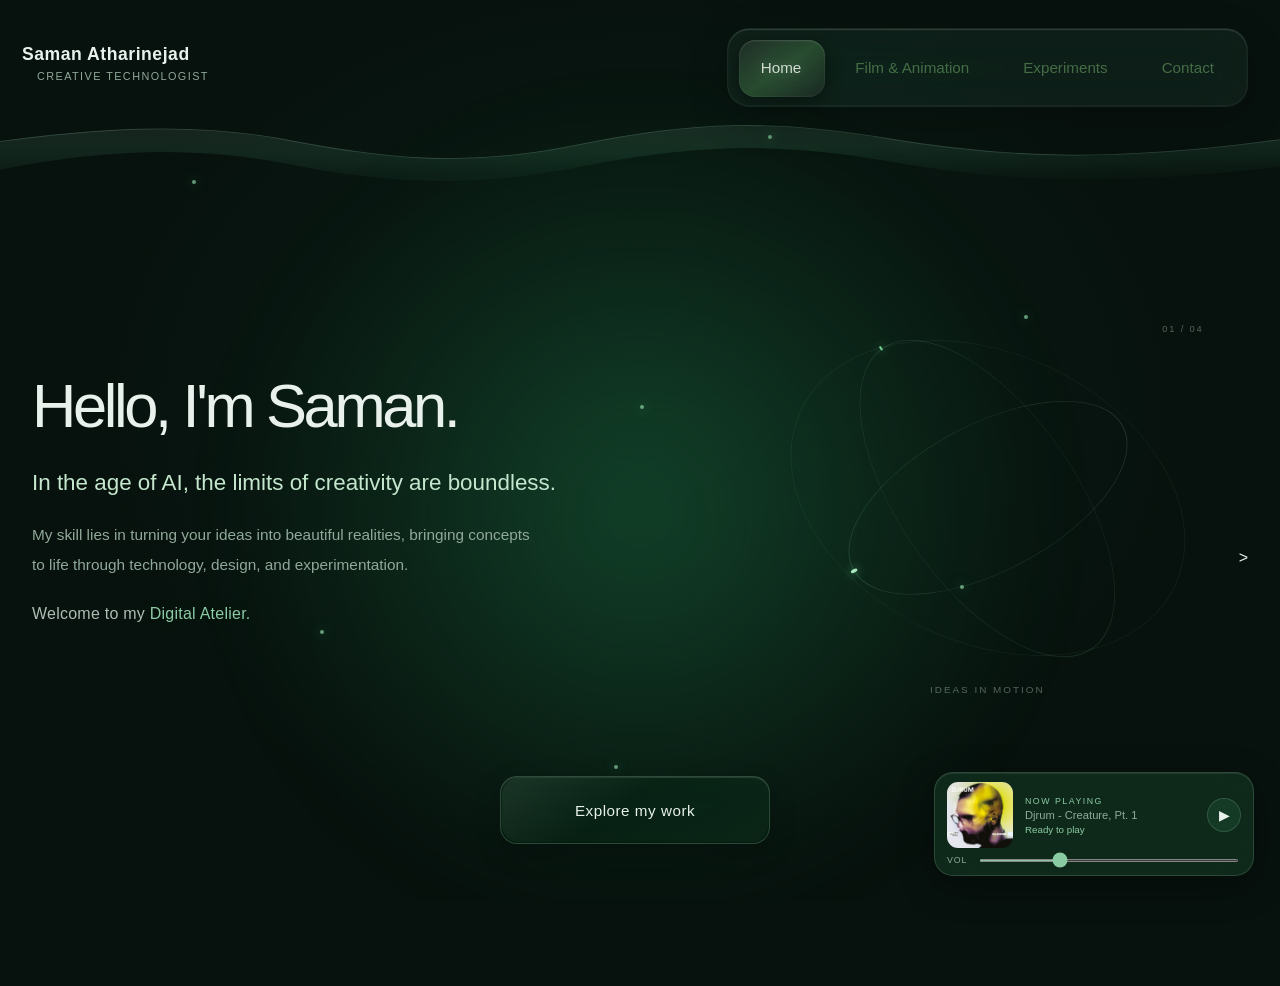
<file: index.html>
<!doctype html>
<html lang="en">
  <head>
    <meta charset="UTF-8" />
    <meta name="viewport" content="width=device-width, initial-scale=1.0" />

    <title>Saman Atharinejad — Digital Atelier</title>

    <!--
      FILE MAP
        mainpage.css      colour tokens + shared layout (load this first)
        film-gallery.css  Film & Animation view + the ARCHE phone
        experiments.css   Experiments view
        contact.css       Contact view
        mainpage.js       navigation, explore button, music player
        film-gallery.js   Film & Animation experience
      The CSS files are separate so each view can be edited on its own.
      Scripts use `defer`: they run after the page is parsed, in this order.
    -->
    <link rel="stylesheet" href="mainpage.css" />
    <link rel="stylesheet" href="film-gallery.css" />
    <link rel="stylesheet" href="experiments.css" />
    <link rel="stylesheet" href="contact.css" />
    <script src="mainpage.js" defer></script>
    <script src="film-gallery.js" defer></script>
  </head>

  <body>
    <!-- Decorative background: green glow + seven drifting dots (aria-hidden
         = ignored by screen readers). Styled in mainpage.css sections 2-3. -->
    <div class="ambient-background" aria-hidden="true">
      <div class="ambient-glow"></div>

      <div class="particles">
        <span class="particle"></span>
        <span class="particle"></span>
        <span class="particle"></span>
        <span class="particle"></span>
        <span class="particle"></span>
        <span class="particle"></span>
        <span class="particle"></span>
      </div>
    </div>

    <!-- Everything the visitor reads and clicks lives inside .site-container -->
    <div class="site-container">
      <!-- Header: brand, navigation and the animated ribbon underneath -->
      <header class="site-header">
        <div class="brand">
          <span class="brand-name">Saman Atharinejad</span>
          <span class="brand-role">Creative Technologist</span>
        </div>

        <!-- Navigation. Each button's data-view must match the id of the
             <section class="view"> it opens (see <main> below).
             The first button with class "active" is the page shown on load.
             .glass-indicator is the sliding highlight, moved by mainpage.js. -->
        <nav class="main-navigation" aria-label="Main navigation">
          <span class="glass-indicator" aria-hidden="true"></span>

          <button class="nav-item active" type="button" data-view="home">
            <span class="nav-label">Home</span>
          </button>

          <button class="nav-item" type="button" data-view="film-animation">
            <span class="nav-label">Film & Animation</span>
          </button>

          <button class="nav-item" type="button" data-view="experiments">
            <span class="nav-label">Experiments</span>
          </button>

          <button class="nav-item" type="button" data-view="contact">
            <span class="nav-label">Contact</span>
          </button>
        </nav>

        <!--
          Animated header ribbon: three translucent wave shapes (back ribbon,
          main ribbon, thin highlight line) that slowly morph.

          SIZE: the CSS (.header-wave, mainpage.css 5.2) stretches this SVG to
          the full width of the screen. preserveAspectRatio="none" lets the
          drawing stretch to fit any width, and every path runs from x=-20 to
          x=1460 (the viewBox is 1440 wide) so the ends are always off-screen.

          ANIMATION: each <animate> morphs the path's "d" through four
          shapes. If you edit a shape, keep the SAME number and order of
          path commands in every entry of `values`, otherwise the browser
          can't blend between them and the animation stops. The first and
          last entries are identical so the loop is seamless. The durations
          (15s and 20s) differ on purpose so the layers drift out of sync.
        -->
        <div class="header-wave" aria-hidden="true">
          <svg viewBox="0 0 1440 160" preserveAspectRatio="none">
            <defs>
              <linearGradient id="ribbonFill" x1="0" y1="0" x2="0" y2="1">
                <stop offset="0%" stop-color="#8bbba0" stop-opacity="0.08" />
                <stop offset="50%" stop-color="#39795b" stop-opacity="0.13" />
                <stop offset="100%" stop-color="#173d2b" stop-opacity="0.03" />
              </linearGradient>

              <linearGradient id="ribbonBackFill" x1="0" y1="0" x2="1" y2="1">
                <stop offset="0%" stop-color="#719d85" stop-opacity="0.04" />
                <stop offset="50%" stop-color="#477e62" stop-opacity="0.09" />
                <stop offset="100%" stop-color="#244d37" stop-opacity="0.03" />
              </linearGradient>
            </defs>

            <!-- Back ribbon (slowest: 20s) -->
            <path
              class="ribbon-back"
              fill="url(#ribbonBackFill)"
              d="M-20 82 C100 58 210 48 320 77 C430 106 520 121 650 83 C780 45 870 45 1000 76 C1130 107 1260 111 1460 70 L1460 114 C1260 151 1130 145 1000 112 C870 80 780 83 650 119 C520 155 430 145 320 115 C210 85 100 92 -20 129 Z"
            >
              <animate
                attributeName="d"
                dur="20s"
                repeatCount="indefinite"
                calcMode="spline"
                keyTimes="0;0.33;0.66;1"
                keySplines="0.42 0 0.58 1;0.42 0 0.58 1;0.42 0 0.58 1"
                values="
                  M-20 82 C100 58 210 48 320 77 C430 106 520 121 650 83 C780 45 870 45 1000 76 C1130 107 1260 111 1460 70 L1460 114 C1260 151 1130 145 1000 112 C870 80 780 83 650 119 C520 155 430 145 320 115 C210 85 100 92 -20 129 Z;
                  M-20 90 C100 70 210 36 320 68 C430 100 520 137 650 98 C780 59 870 33 1000 65 C1130 97 1260 139 1460 89 L1460 133 C1260 171 1130 135 1000 101 C870 67 780 96 650 136 C520 176 430 139 320 106 C210 73 100 105 -20 145 Z;
                  M-20 72 C100 42 210 61 320 91 C430 121 520 99 650 68 C780 37 870 57 1000 88 C1130 119 1260 96 1460 59 L1460 103 C1260 140 1130 157 1000 124 C870 91 780 73 650 112 C520 151 430 136 320 129 C210 122 100 74 -20 116 Z;
                  M-20 82 C100 58 210 48 320 77 C430 106 520 121 650 83 C780 45 870 45 1000 76 C1130 107 1260 111 1460 70 L1460 114 C1260 151 1130 145 1000 112 C870 80 780 83 650 119 C520 155 430 145 320 115 C210 85 100 92 -20 129 Z
                "
              />
            </path>

            <!-- Main ribbon -->
            <path
              class="ribbon-main"
              fill="url(#ribbonFill)"
              d="M-20 82 C100 58 210 48 320 77 C430 106 520 121 650 83 C780 45 870 45 1000 76 C1130 107 1260 111 1460 70 L1460 114 C1260 151 1130 145 1000 112 C870 80 780 83 650 119 C520 155 430 145 320 115 C210 85 100 92 -20 129 Z"
            >
              <animate
                attributeName="d"
                dur="15s"
                repeatCount="indefinite"
                calcMode="spline"
                keyTimes="0;0.33;0.66;1"
                keySplines="0.42 0 0.58 1;0.42 0 0.58 1;0.42 0 0.58 1"
                values="
                  M-20 82 C100 58 210 48 320 77 C430 106 520 121 650 83 C780 45 870 45 1000 76 C1130 107 1260 111 1460 70 L1460 114 C1260 151 1130 145 1000 112 C870 80 780 83 650 119 C520 155 430 145 320 115 C210 85 100 92 -20 129 Z;
                  M-20 90 C100 70 210 36 320 68 C430 100 520 137 650 98 C780 59 870 33 1000 65 C1130 97 1260 139 1460 89 L1460 133 C1260 171 1130 135 1000 101 C870 67 780 96 650 136 C520 176 430 139 320 106 C210 73 100 105 -20 145 Z;
                  M-20 72 C100 42 210 61 320 91 C430 121 520 99 650 68 C780 37 870 57 1000 88 C1130 119 1260 96 1460 59 L1460 103 C1260 140 1130 157 1000 124 C870 91 780 73 650 112 C520 151 430 136 320 129 C210 122 100 74 -20 116 Z;
                  M-20 82 C100 58 210 48 320 77 C430 106 520 121 650 83 C780 45 870 45 1000 76 C1130 107 1260 111 1460 70 L1460 114 C1260 151 1130 145 1000 112 C870 80 780 83 650 119 C520 155 430 145 320 115 C210 85 100 92 -20 129 Z
                "
              />
            </path>

            <!-- Thin highlight line: the top edge of the main ribbon. It must
                 animate with the same values as the main ribbon's top edge
                 (same 15s timing) so the line stays attached to it. -->
            <path
              class="wave-highlight"
              d="M-20 82 C100 58 210 48 320 77 C430 106 520 121 650 83 C780 45 870 45 1000 76 C1130 107 1260 111 1460 70"
              fill="none"
              stroke="#9cc9ad"
              stroke-opacity="0.24"
              stroke-width="1.3"
            >
              <animate
                attributeName="d"
                dur="15s"
                repeatCount="indefinite"
                calcMode="spline"
                keyTimes="0;0.33;0.66;1"
                keySplines="0.42 0 0.58 1;0.42 0 0.58 1;0.42 0 0.58 1"
                values="
                  M-20 82 C100 58 210 48 320 77 C430 106 520 121 650 83 C780 45 870 45 1000 76 C1130 107 1260 111 1460 70;
                  M-20 90 C100 70 210 36 320 68 C430 100 520 137 650 98 C780 59 870 33 1000 65 C1130 97 1260 139 1460 89;
                  M-20 72 C100 42 210 61 320 91 C430 121 520 99 650 68 C780 37 870 57 1000 88 C1130 119 1260 96 1460 59;
                  M-20 82 C100 58 210 48 320 77 C430 106 520 121 650 83 C780 45 870 45 1000 76 C1130 107 1260 111 1460 70
                "
              />
            </path>
          </svg>
        </div>
      </header>

      <!-- Main content. Every page is one <section class="view">; only one is
           visible at a time. mainpage.js toggles the `hidden` attribute, so
           give new pages the `hidden` attribute and a unique id. -->
      <main class="view-container">
        <!-- View 01: Home -->
        <section class="view home-view active" id="home">
          <div class="home-layout">
            <!-- Introduction -->
            <div class="home-intro">
              <h1>Hello, I'm Saman.</h1>

              <p class="home-statement">
                In the age of AI, the limits of creativity are boundless.
              </p>

              <p class="home-description">
                My skill lies in turning your ideas into beautiful realities,
                bringing concepts to life through technology, design, and
                experimentation.
              </p>

              <p class="home-welcome">
                Welcome to my <span>Digital Atelier.</span>
              </p>
            </div>

            <!-- Decorative orbit rings (animated in CSS, nothing to edit here) -->
            <div class="home-visual" aria-hidden="true">
              <div class="visual-orbit orbit-one">
                <span class="orbit-point"></span>
              </div>

              <div class="visual-orbit orbit-two">
                <span class="orbit-point"></span>
              </div>

              <div class="visual-orbit orbit-three"></div>

              <span class="visual-caption">IDEAS IN MOTION</span>
              <span class="visual-coordinate">01 / 04</span>
            </div>
          </div>

          <!-- "Explore my work": #explore-work is the id mainpage.js looks
               for. Clicking it opens the Film & Animation view. -->
          <div class="home-cta-wrap">
            <button
              class="home-cta glass-button"
              id="explore-work"
              type="button"
            >
              <span class="glass-button-label">Explore my work</span>
            </button>
          </div>
        </section>

        <!-- View 02: Film & Animation
             Three stages, only one visible at a time (film-gallery.js):
             first video -> interactive phone -> second video.
             Video file paths are set in film-gallery.js (VIDEO_SOURCES), not here. -->
        <section class="view film-view" id="film-animation" hidden>
          <div class="film-gallery">
            <div class="film-section-head">
              <div>
                <div class="film-eyebrow">
                  THE DIGITAL ATELIER · FEATURED EXPERIENCE
                </div>
                <h1 class="film-section-title">Film &amp; Animation</h1>
              </div>

              <div class="film-section-note">
                Two films connected through an interactive experience.
              </div>
            </div>

            <div
              class="film-experience"
              id="film-experience"
              data-stage="first"
            >
              <!-- PART 01: first video. The placeholder card inside is shown
                   only when VIDEO_SOURCES.first is empty. -->
              <section
                class="film-stage"
                id="film-first-stage"
                aria-label="First film"
              >
                <div class="film-video-frame">
                  <video
                    class="film-experience-video"
                    id="film-first-video"
                    playsinline
                    controls
                    preload="metadata"
                    aria-label="First film"
                    hidden
                  ></video>

                  <div
                    class="film-video-placeholder"
                    id="film-first-placeholder"
                  >
                    <span class="film-placeholder-index"
                      >PART I / THE OPENING</span
                    >
                    <h2>First film</h2>
                    <p>
                      Your first video will appear here once you add its file
                      path in <strong>film-gallery.js</strong>.
                    </p>
                    <code class="film-video-path"
                      >./assets/videos/first-video.mp4</code
                    >
                    <button
                      class="film-stage-button"
                      id="film-preview-phone"
                      type="button"
                    >
                      Preview phone interaction
                    </button>
                  </div>
                </div>
                <p class="film-stage-caption">The story begins here</p>
              </section>

              <!-- PART 02: interactive phone. #future-phone starts empty:
                   film-gallery.js builds the phone here when this stage opens
                   and removes it afterwards. -->
              <section
                class="film-stage film-phone-stage"
                id="film-phone-stage"
                aria-label="Interactive phone experience"
                hidden
              >
                <div class="film-phone-host" id="future-phone"></div>
                <p class="film-phone-caption">
                  Follow the conversation, then tap the fingerprint scanner to
                  continue.
                </p>
              </section>

              <!-- PART 03: second video, shown after the fingerprint is
                   verified. "Replay experience" returns to part 01. -->
              <section
                class="film-stage"
                id="film-second-stage"
                aria-label="Second film"
                hidden
              >
                <div class="film-video-frame">
                  <video
                    class="film-experience-video"
                    id="film-second-video"
                    playsinline
                    controls
                    preload="metadata"
                    aria-label="Second film"
                    hidden
                  ></video>

                  <div
                    class="film-video-placeholder"
                    id="film-second-placeholder"
                  >
                    <span class="film-placeholder-index"
                      >PART II / THE REVEAL</span
                    >
                    <h2>Second film</h2>
                    <p>
                      Your second video will appear here once you add its file
                      path in <strong>film-gallery.js</strong>.
                    </p>
                    <code class="film-video-path"
                      >./assets/videos/second-video.mp4</code
                    >
                  </div>
                </div>

                <button
                  class="film-stage-button film-replay-button"
                  id="film-replay-experience"
                  type="button"
                >
                  Replay experience
                </button>
              </section>
            </div>
          </div>
        </section>
        <!-- KNOWN TYPO: the lone ">" on the next line is a leftover from an
             earlier edit. It is real text inside <main>, so it shows up as a
             visible ">" at the right edge of every page and makes the content
             about 10px narrower. It is left in place for now only so the look
             stays unchanged; delete the line to remove it. -->
        >

        <!-- View 03: Experiments ("coming soon" page).
             To add stages to the workbench list, copy one
             .experiments-step block. -->
        <section class="view experiments-view" id="experiments" hidden>
          <div class="experiments-layout">
            <div class="experiments-intro">
              <div class="experiments-eyebrow">
                EXPERIMENTS <span>/</span> 03
              </div>

              <h1 class="experiments-title">Coming <em>soon...</em></h1>

              <p class="experiments-description">
                A collection of experiments, small tools, and ideas in progress.
                This space is taking shape behind the scenes — the good stuff
                will appear here when it’s ready.
              </p>
            </div>

            <aside
              class="experiments-workbench"
              aria-label="Experiments development status"
            >
              <div class="experiments-workbench-top">
                <span class="experiments-workbench-label">THE WORKBENCH</span>

                <span class="experiments-workbench-status">
                  <span
                    class="experiments-status-dot"
                    aria-hidden="true"
                  ></span>
                  UNDER DEVELOPMENT
                </span>
              </div>

              <h2 class="experiments-workbench-title">
                Ideas are taking shape.
              </h2>

              <p class="experiments-workbench-copy">
                From the first spark of an idea to something you can explore and
                use.
              </p>

              <div class="experiments-steps" aria-label="Development stages">
                <div class="experiments-step">
                  <span class="experiments-step-number">01</span>
                  <span class="experiments-step-name">Explore</span>
                  <span class="experiments-step-state">Curiosity</span>
                </div>

                <div class="experiments-step">
                  <span class="experiments-step-number">02</span>
                  <span class="experiments-step-name">Build</span>
                  <span class="experiments-step-state">In progress</span>
                </div>

                <div class="experiments-step">
                  <span class="experiments-step-number">03</span>
                  <span class="experiments-step-name">Share</span>
                  <span class="experiments-step-state">Coming soon</span>
                </div>
              </div>
            </aside>
          </div>
        </section>
        <!-- View 04: Contact -->
        <section class="view contact-view" id="contact" hidden>
          <div class="contact-profile">
            <!-- Profile portrait. The glow, rings and dots are decorative
                 (aria-hidden); the photo itself is the <img> inside
                 .contact-portrait-frame. -->
            <div class="contact-portrait-wrap">
              <span class="contact-portrait-halo" aria-hidden="true"></span>
              <span class="contact-orbit" aria-hidden="true"></span>
              <span
                class="contact-orbit contact-orbit-two"
                aria-hidden="true"
              ></span>
              <span
                class="contact-orbit contact-orbit-three"
                aria-hidden="true"
              ></span>
              <span
                class="contact-orbit-dot contact-orbit-dot-one"
                aria-hidden="true"
              ></span>
              <span
                class="contact-orbit-dot contact-orbit-dot-two"
                aria-hidden="true"
              ></span>

              <div class="contact-portrait-frame">
                <!-- To change the photo, replace this file or edit the src.
                     Keep the alt text meaningful for screen readers. -->
                <img
                  class="contact-portrait-image"
                  src="./assets/profile/20260909_104917.png"
                  alt="Saman Atharinejad"
                />
              </div>

              <span class="contact-portrait-note">PROFILE PORTRAIT</span>
            </div>

            <p class="contact-tagline">
              Creative technology, <span>visual storytelling</span> &amp; human
              insight.
            </p>

            <!-- Areas of work: four cards, each an icon + title + one line.
                 Icons are inline SVGs drawn with `currentColor`, so their
                 colour comes from CSS (.contact-skill-icon). -->
            <div class="contact-skills">
              <article class="contact-skill-card">
                <div class="contact-skill-icon" aria-hidden="true">
                  <svg viewBox="0 0 24 24">
                    <path
                      d="M12 3.2v2.1M12 18.7v2.1M3.2 12h2.1M18.7 12h2.1M5.8 5.8l1.5 1.5M16.7 16.7l1.5 1.5M18.2 5.8l-1.5 1.5M7.3 16.7l-1.5 1.5"
                    />
                    <circle cx="12" cy="12" r="4.1" />
                    <path d="M10.6 12.2l1 1 2-2.4" />
                  </svg>
                </div>
                <h2>Generative AI</h2>
                <p>AI-assisted image, video and creative content generation.</p>
              </article>

              <article class="contact-skill-card">
                <div class="contact-skill-icon" aria-hidden="true">
                  <svg viewBox="0 0 24 24">
                    <rect x="3.3" y="4.1" width="17.4" height="15.8" rx="2.1" />
                    <path
                      d="M3.8 8h16.4M7 6.1h.1M10 6.1h.1M7.2 12h4.2M7.2 15.2h9.6"
                    />
                  </svg>
                </div>
                <h2>Web Design</h2>
                <p>
                  Designing thoughtful websites and intuitive digital
                  experiences.
                </p>
              </article>

              <article class="contact-skill-card">
                <div class="contact-skill-icon" aria-hidden="true">
                  <svg viewBox="0 0 24 24">
                    <rect x="3.2" y="5.2" width="17.6" height="13.6" rx="2" />
                    <path
                      d="M10 9l5.1 3-5.1 3V9zM7 2.9v2.3M17 2.9v2.3M7 18.8v2.3M17 18.8v2.3"
                    />
                  </svg>
                </div>
                <h2>Advertising &amp; Video</h2>
                <p>
                  Promotional visuals, creative concepts and visual
                  storytelling.
                </p>
              </article>

              <article class="contact-skill-card">
                <div class="contact-skill-icon" aria-hidden="true">
                  <svg viewBox="0 0 24 24">
                    <path
                      d="M12 20.5s-7.8-4.3-7.8-10.2a4.2 4.2 0 0 1 7.8-2.1 4.2 4.2 0 0 1 7.8 2.1c0 5.9-7.8 10.2-7.8 10.2z"
                    />
                    <path d="M8.2 12h2.1l1.1-2.2 1.7 4.4 1.1-2.2h1.6" />
                  </svg>
                </div>
                <h2>Psychology</h2>
                <p>
                  Bachelor’s degree in Psychology, grounding my work in human
                  behaviour, perception and communication.
                </p>
              </article>
            </div>
            <!-- Contact links. mailto: and tel: open the visitor's email and
                 phone apps; the two social links open in a new tab, and
                 rel="noopener noreferrer" keeps those pages from getting
                 access to this one. -->
            <div class="contact-connect">
              <div class="contact-divider" aria-hidden="true">
                <span class="contact-divider-mark"></span>
              </div>

              <h2>Let’s connect.</h2>

              <div class="contact-links">
                <a
                  class="contact-link"
                  href="mailto:samanatharinejad@gmail.com"
                >
                  <svg viewBox="0 0 24 24" aria-hidden="true">
                    <rect x="3" y="5" width="18" height="14" rx="2" />
                    <path d="m4 7 8 6 8-6" />
                  </svg>
                  <span>samanatharinejad@gmail.com</span>
                </a>
                <a class="contact-link" href="tel:+989107333832">
                  <svg viewBox="0 0 24 24" aria-hidden="true">
                    <path
                      d="M7.1 3.5h2.6l1.2 4-1.8 1.6a15.2 15.2 0 0 0 5.8 5.8l1.6-1.8 4 1.2v2.6c0 1.1-.9 2-2 2A15.5 15.5 0 0 1 5.1 5.5c0-1.1.9-2 2-2z"
                    />
                  </svg>
                  <span>+98 910 733 3832</span>
                </a>
                <a
                  class="contact-link"
                  href="https://www.instagram.com/samanathari/"
                  target="_blank"
                  rel="noopener noreferrer"
                >
                  <svg viewBox="0 0 24 24" aria-hidden="true">
                    <rect x="3.5" y="3.5" width="17" height="17" rx="4.5" />
                    <circle cx="12" cy="12" r="3.7" />
                    <path d="M17.7 6.5h.01" />
                  </svg>
                  <span>@samanathari</span>
                </a>
                <a
                  class="contact-link"
                  href="https://www.linkedin.com/in/saman-atharinejad-23825b313/"
                  target="_blank"
                  rel="noopener noreferrer"
                >
                  <svg viewBox="0 0 24 24" aria-hidden="true">
                    <path
                      d="M5 9v10M5 5.2v.1M10 19v-5.7a3 3 0 0 1 6 0V19M10 9v10"
                    />
                    <rect x="3" y="3" width="18" height="18" rx="2.5" />
                  </svg>
                  <span>LinkedIn Profile</span>
                </a>
              </div>
            </div>
          </div>
        </section>
      </main>
    </div>

    <!-- =====================================
     BACKGROUND MUSIC PLAYER
     Behaviour lives in mainpage.js (section 3), styling in mainpage.css
     (section 13). The script finds these elements by id, so keep the ids.
     Audio file: ./assets/bgmusic/  Cover art: ./assets/cover/
     Browsers block autoplay, so music starts on the visitor's first click
     or key press.
===================================== -->

    <audio id="site-music" preload="auto" loop>
      <source
        src="./assets/bgmusic/djrum-creature-pt-1.mp3"
        type="audio/mpeg"
      />
    </audio>

    <aside
      class="music-widget"
      id="music-widget"
      aria-label="Website music player"
    >
      <!-- Expanded panel: cover, track info, play/pause, volume -->
      <div class="music-expanded">
        <img class="music-cover" src="assets/cover/djrum.jpg" alt="" />

        <div class="music-info">
          <span class="music-heading">NOW PLAYING</span>
          <span class="music-artist">Djrum - Creature, Pt. 1</span>
          <span class="music-status" id="music-status">Starting music...</span>
        </div>

        <button
          class="music-toggle"
          id="music-toggle"
          type="button"
          aria-label="Pause music"
        >
          <span id="music-toggle-icon">Ⅱ</span>
        </button>

        <div class="music-volume">
          <span>VOL</span>
          <input
            type="range"
            id="music-volume"
            min="0"
            max="1"
            step="0.01"
            value="0.30"
            aria-label="Music volume"
          />
        </div>
      </div>

      <!-- Compact state: a small album disc (spins while playing). The panel
           shrinks into it a few seconds after the music starts. -->
      <button
        class="music-disc"
        id="music-disc"
        type="button"
        aria-label="Expand music player"
        aria-expanded="false"
      >
        <img src="assets/cover/djrum.jpg" alt="" />
        <span class="music-disc-center"></span>
      </button>
    </aside>
  </body>
</html>
</file>
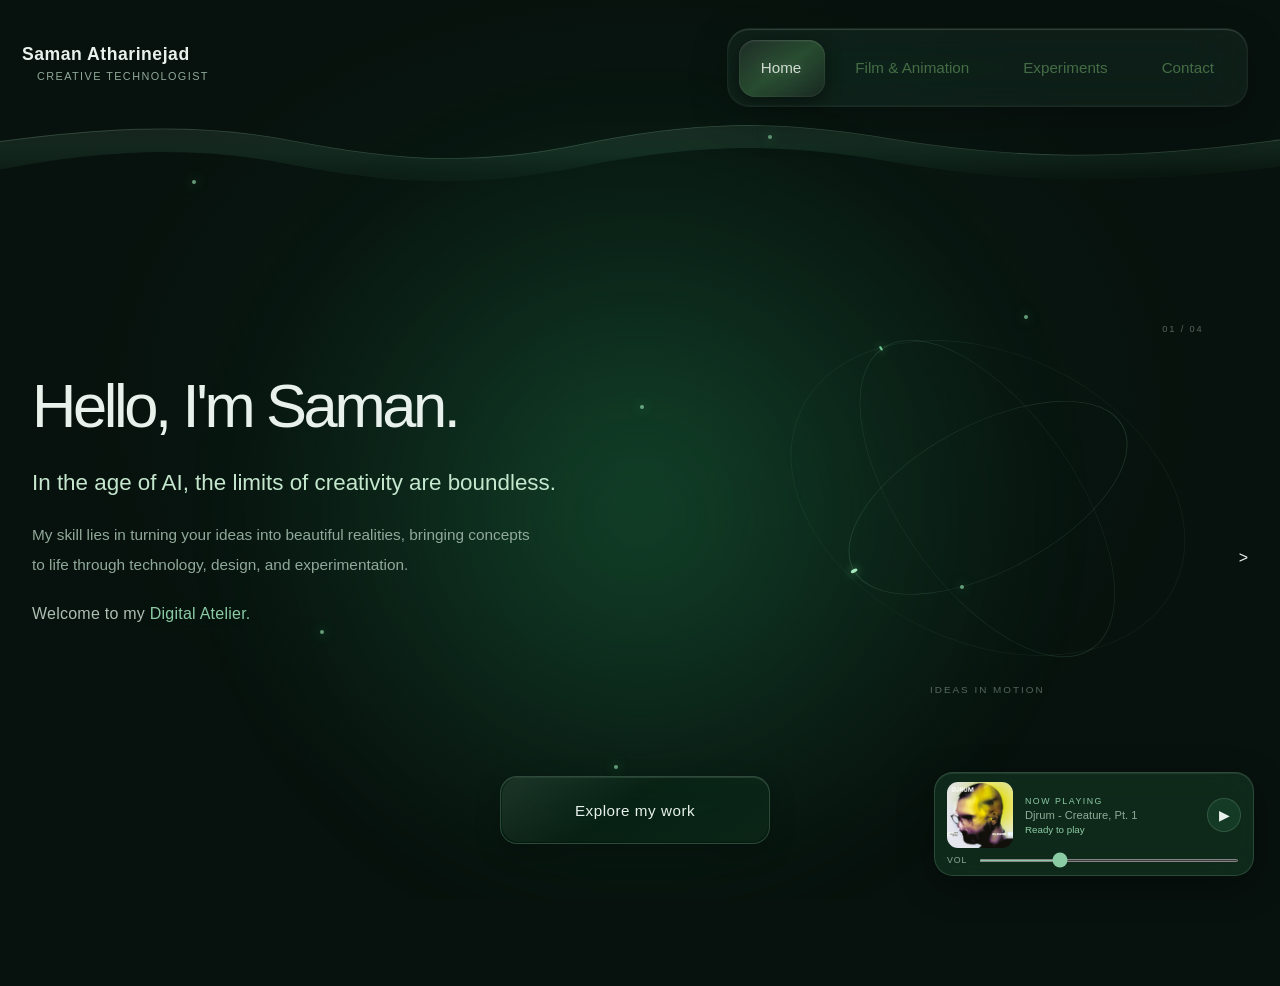
<file: mainpage.html>
<!doctype html>
<html lang="en">
  <head>
    <meta charset="UTF-8" />
    <meta name="viewport" content="width=device-width, initial-scale=1.0" />

    <title>Saman Atharinejad — Digital Atelier</title>
    <link rel="stylesheet" href="mainpage.css" />
    <link rel="stylesheet" href="film-gallery.css" />
    <link rel="stylesheet" href="experiments.css" />
    <link rel="stylesheet" href="contact.css" />
    <script src="mainpage.js" defer></script>
    <script src="film-gallery.js" defer></script>
  </head>

  <body>
    <!-- Background atmosphere -->
    <div class="ambient-background" aria-hidden="true">
      <div class="ambient-glow"></div>

      <div class="particles">
        <span class="particle"></span>
        <span class="particle"></span>
        <span class="particle"></span>
        <span class="particle"></span>
        <span class="particle"></span>
        <span class="particle"></span>
        <span class="particle"></span>
      </div>
    </div>

    <!-- Website -->
    <div class="site-container">
      <!-- Header -->
      <header class="site-header">
        <div class="brand">
          <span class="brand-name">Saman Atharinejad</span>
          <span class="brand-role">Creative Technologist</span>
        </div>

        <!-- Navigation -->
        <nav class="main-navigation" aria-label="Main navigation">
          <span class="glass-indicator" aria-hidden="true"></span>

          <button class="nav-item active" type="button" data-view="home">
            <span class="nav-label">Home</span>
          </button>

          <button class="nav-item" type="button" data-view="film-animation">
            <span class="nav-label">Film & Animation</span>
          </button>

          <button class="nav-item" type="button" data-view="experiments">
            <span class="nav-label">Experiments</span>
          </button>

          <button class="nav-item" type="button" data-view="contact">
            <span class="nav-label">Contact</span>
          </button>
        </nav>

        <!-- Animated header ribbon -->
        <div class="header-wave" aria-hidden="true">
          <svg viewBox="0 0 1440 160" preserveAspectRatio="none">
            <defs>
              <linearGradient id="ribbonFill" x1="0" y1="0" x2="0" y2="1">
                <stop offset="0%" stop-color="#8bbba0" stop-opacity="0.08" />
                <stop offset="50%" stop-color="#39795b" stop-opacity="0.13" />
                <stop offset="100%" stop-color="#173d2b" stop-opacity="0.03" />
              </linearGradient>

              <linearGradient id="ribbonBackFill" x1="0" y1="0" x2="1" y2="1">
                <stop offset="0%" stop-color="#719d85" stop-opacity="0.04" />
                <stop offset="50%" stop-color="#477e62" stop-opacity="0.09" />
                <stop offset="100%" stop-color="#244d37" stop-opacity="0.03" />
              </linearGradient>
            </defs>

            <!-- Back ribbon -->
            <path
              class="ribbon-back"
              fill="url(#ribbonBackFill)"
              d="M-20 82 C100 58 210 48 320 77 C430 106 520 121 650 83 C780 45 870 45 1000 76 C1130 107 1260 111 1460 70 L1460 114 C1260 151 1130 145 1000 112 C870 80 780 83 650 119 C520 155 430 145 320 115 C210 85 100 92 -20 129 Z"
            >
              <animate
                attributeName="d"
                dur="20s"
                repeatCount="indefinite"
                calcMode="spline"
                keyTimes="0;0.33;0.66;1"
                keySplines="0.42 0 0.58 1;0.42 0 0.58 1;0.42 0 0.58 1"
                values="
                  M-20 82 C100 58 210 48 320 77 C430 106 520 121 650 83 C780 45 870 45 1000 76 C1130 107 1260 111 1460 70 L1460 114 C1260 151 1130 145 1000 112 C870 80 780 83 650 119 C520 155 430 145 320 115 C210 85 100 92 -20 129 Z;
                  M-20 90 C100 70 210 36 320 68 C430 100 520 137 650 98 C780 59 870 33 1000 65 C1130 97 1260 139 1460 89 L1460 133 C1260 171 1130 135 1000 101 C870 67 780 96 650 136 C520 176 430 139 320 106 C210 73 100 105 -20 145 Z;
                  M-20 72 C100 42 210 61 320 91 C430 121 520 99 650 68 C780 37 870 57 1000 88 C1130 119 1260 96 1460 59 L1460 103 C1260 140 1130 157 1000 124 C870 91 780 73 650 112 C520 151 430 136 320 129 C210 122 100 74 -20 116 Z;
                  M-20 82 C100 58 210 48 320 77 C430 106 520 121 650 83 C780 45 870 45 1000 76 C1130 107 1260 111 1460 70 L1460 114 C1260 151 1130 145 1000 112 C870 80 780 83 650 119 C520 155 430 145 320 115 C210 85 100 92 -20 129 Z
                "
              />
            </path>

            <!-- Main ribbon -->
            <path
              class="ribbon-main"
              fill="url(#ribbonFill)"
              d="M-20 82 C100 58 210 48 320 77 C430 106 520 121 650 83 C780 45 870 45 1000 76 C1130 107 1260 111 1460 70 L1460 114 C1260 151 1130 145 1000 112 C870 80 780 83 650 119 C520 155 430 145 320 115 C210 85 100 92 -20 129 Z"
            >
              <animate
                attributeName="d"
                dur="15s"
                repeatCount="indefinite"
                calcMode="spline"
                keyTimes="0;0.33;0.66;1"
                keySplines="0.42 0 0.58 1;0.42 0 0.58 1;0.42 0 0.58 1"
                values="
                  M-20 82 C100 58 210 48 320 77 C430 106 520 121 650 83 C780 45 870 45 1000 76 C1130 107 1260 111 1460 70 L1460 114 C1260 151 1130 145 1000 112 C870 80 780 83 650 119 C520 155 430 145 320 115 C210 85 100 92 -20 129 Z;
                  M-20 90 C100 70 210 36 320 68 C430 100 520 137 650 98 C780 59 870 33 1000 65 C1130 97 1260 139 1460 89 L1460 133 C1260 171 1130 135 1000 101 C870 67 780 96 650 136 C520 176 430 139 320 106 C210 73 100 105 -20 145 Z;
                  M-20 72 C100 42 210 61 320 91 C430 121 520 99 650 68 C780 37 870 57 1000 88 C1130 119 1260 96 1460 59 L1460 103 C1260 140 1130 157 1000 124 C870 91 780 73 650 112 C520 151 430 136 320 129 C210 122 100 74 -20 116 Z;
                  M-20 82 C100 58 210 48 320 77 C430 106 520 121 650 83 C780 45 870 45 1000 76 C1130 107 1260 111 1460 70 L1460 114 C1260 151 1130 145 1000 112 C870 80 780 83 650 119 C520 155 430 145 320 115 C210 85 100 92 -20 129 Z
                "
              />
            </path>

            <!-- Soft upper edge -->
            <path
              class="wave-highlight"
              d="M-20 82 C100 58 210 48 320 77 C430 106 520 121 650 83 C780 45 870 45 1000 76 C1130 107 1260 111 1460 70"
              fill="none"
              stroke="#9cc9ad"
              stroke-opacity="0.24"
              stroke-width="1.3"
            >
              <animate
                attributeName="d"
                dur="15s"
                repeatCount="indefinite"
                calcMode="spline"
                keyTimes="0;0.33;0.66;1"
                keySplines="0.42 0 0.58 1;0.42 0 0.58 1;0.42 0 0.58 1"
                values="
                  M-20 82 C100 58 210 48 320 77 C430 106 520 121 650 83 C780 45 870 45 1000 76 C1130 107 1260 111 1460 70;
                  M-20 90 C100 70 210 36 320 68 C430 100 520 137 650 98 C780 59 870 33 1000 65 C1130 97 1260 139 1460 89;
                  M-20 72 C100 42 210 61 320 91 C430 121 520 99 650 68 C780 37 870 57 1000 88 C1130 119 1260 96 1460 59;
                  M-20 82 C100 58 210 48 320 77 C430 106 520 121 650 83 C780 45 870 45 1000 76 C1130 107 1260 111 1460 70
                "
              />
            </path>
          </svg>
        </div>
      </header>

      <!-- Main content -->
      <main class="view-container">
        <!-- View 01: Home / Introduction -->

        <!-- View 01: Home / Introduction -->
        <section class="view home-view active" id="home">
          <div class="home-layout">
            <!-- Introduction -->
            <div class="home-intro">
              <h1>Hello, I'm Saman.</h1>

              <p class="home-statement">
                In the age of AI, the limits of creativity are boundless.
              </p>

              <p class="home-description">
                My skill lies in turning your ideas into beautiful realities,
                bringing concepts to life through technology, design, and
                experimentation.
              </p>

              <p class="home-welcome">
                Welcome to my <span>Digital Atelier.</span>
              </p>
            </div>

            <!-- Orbital visual elements -->
            <div class="home-visual" aria-hidden="true">
              <div class="visual-orbit orbit-one">
                <span class="orbit-point"></span>
              </div>

              <div class="visual-orbit orbit-two">
                <span class="orbit-point"></span>
              </div>

              <div class="visual-orbit orbit-three"></div>

              <span class="visual-caption">IDEAS IN MOTION</span>
              <span class="visual-coordinate">01 / 04</span>
            </div>
          </div>

          <!-- Bottom-centre particle-reactive button -->

          <div class="home-cta-wrap">
            <button
              class="home-cta glass-button"
              id="explore-work"
              type="button"
            >
              <span class="glass-button-label">Explore my work</span>
            </button>
          </div>
        </section>
        <!-- View 02: Film & Animation -->
        <section class="view film-view" id="film-animation" hidden>
          <div class="film-gallery">
            <div class="film-section-head">
              <div>
                <div class="film-eyebrow">
                  THE DIGITAL ATELIER · FEATURED EXPERIENCE
                </div>
                <h1 class="film-section-title">Film &amp; Animation</h1>
              </div>

              <div class="film-section-note">
                Two films connected through an interactive experience.
              </div>
            </div>

            <div
              class="film-experience"
              id="film-experience"
              data-stage="first"
            >
              <!-- PART 01: First video. Its source is configured in film-gallery.js. -->
              <section
                class="film-stage"
                id="film-first-stage"
                aria-label="First film"
              >
                <div class="film-video-frame">
                  <video
                    class="film-experience-video"
                    id="film-first-video"
                    playsinline
                    controls
                    preload="metadata"
                    aria-label="First film"
                    hidden
                  ></video>

                  <div
                    class="film-video-placeholder"
                    id="film-first-placeholder"
                  >
                    <span class="film-placeholder-index"
                      >PART I / THE OPENING</span
                    >
                    <h2>First film</h2>
                    <p>
                      Your first video will appear here once you add its file
                      path in <strong>film-gallery.js</strong>.
                    </p>
                    <code class="film-video-path"
                      >./assets/videos/first-video.mp4</code
                    >
                    <button
                      class="film-stage-button"
                      id="film-preview-phone"
                      type="button"
                    >
                      Preview phone interaction
                    </button>
                  </div>
                </div>
                <p class="film-stage-caption">The story begins here</p>
              </section>

              <!-- PART 02: Interactive phone experience. -->
              <section
                class="film-stage film-phone-stage"
                id="film-phone-stage"
                aria-label="Interactive phone experience"
                hidden
              >
                <div class="film-phone-host" id="future-phone"></div>
                <p class="film-phone-caption">
                  Follow the conversation, then tap the fingerprint scanner to
                  continue.
                </p>
              </section>

              <!-- PART 03: Second video, shown after fingerprint verification. -->
              <section
                class="film-stage"
                id="film-second-stage"
                aria-label="Second film"
                hidden
              >
                <div class="film-video-frame">
                  <video
                    class="film-experience-video"
                    id="film-second-video"
                    playsinline
                    controls
                    preload="metadata"
                    aria-label="Second film"
                    hidden
                  ></video>

                  <div
                    class="film-video-placeholder"
                    id="film-second-placeholder"
                  >
                    <span class="film-placeholder-index"
                      >PART II / THE REVEAL</span
                    >
                    <h2>Second film</h2>
                    <p>
                      Your second video will appear here once you add its file
                      path in <strong>film-gallery.js</strong>.
                    </p>
                    <code class="film-video-path"
                      >./assets/videos/second-video.mp4</code
                    >
                  </div>
                </div>

                <button
                  class="film-stage-button film-replay-button"
                  id="film-replay-experience"
                  type="button"
                >
                  Replay experience
                </button>
              </section>
            </div>
          </div>
        </section>
        >

        <!-- View 03: Digital Experiments -->
        <section class="view experiments-view" id="experiments" hidden>
          <div class="experiments-layout">
            <div class="experiments-intro">
              <div class="experiments-eyebrow">
                EXPERIMENTS <span>/</span> 03
              </div>

              <h1 class="experiments-title">Coming <em>soon...</em></h1>

              <p class="experiments-description">
                A collection of experiments, small tools, and ideas in progress.
                This space is taking shape behind the scenes — the good stuff
                will appear here when it’s ready.
              </p>
            </div>

            <aside
              class="experiments-workbench"
              aria-label="Experiments development status"
            >
              <div class="experiments-workbench-top">
                <span class="experiments-workbench-label">THE WORKBENCH</span>

                <span class="experiments-workbench-status">
                  <span
                    class="experiments-status-dot"
                    aria-hidden="true"
                  ></span>
                  UNDER DEVELOPMENT
                </span>
              </div>

              <h2 class="experiments-workbench-title">
                Ideas are taking shape.
              </h2>

              <p class="experiments-workbench-copy">
                From the first spark of an idea to something you can explore and
                use.
              </p>

              <div class="experiments-steps" aria-label="Development stages">
                <div class="experiments-step">
                  <span class="experiments-step-number">01</span>
                  <span class="experiments-step-name">Explore</span>
                  <span class="experiments-step-state">Curiosity</span>
                </div>

                <div class="experiments-step">
                  <span class="experiments-step-number">02</span>
                  <span class="experiments-step-name">Build</span>
                  <span class="experiments-step-state">In progress</span>
                </div>

                <div class="experiments-step">
                  <span class="experiments-step-number">03</span>
                  <span class="experiments-step-name">Share</span>
                  <span class="experiments-step-state">Coming soon</span>
                </div>
              </div>
            </aside>
          </div>
        </section>
        <!-- View 04: Contact -->
        <section class="view contact-view" id="contact" hidden>
          <div class="contact-profile">
            <!-- Profile portrait -->
            <div class="contact-portrait-wrap">
              <span class="contact-portrait-halo" aria-hidden="true"></span>
              <span class="contact-orbit" aria-hidden="true"></span>
              <span
                class="contact-orbit contact-orbit-two"
                aria-hidden="true"
              ></span>
              <span
                class="contact-orbit contact-orbit-three"
                aria-hidden="true"
              ></span>
              <span
                class="contact-orbit-dot contact-orbit-dot-one"
                aria-hidden="true"
              ></span>
              <span
                class="contact-orbit-dot contact-orbit-dot-two"
                aria-hidden="true"
              ></span>

              <div class="contact-portrait-frame">
                <img
                  class="contact-portrait-image"
                  src="./assets/profile/20260909_104917.png"
                  alt="Saman Atharinejad"
                />
              </div>

              <span class="contact-portrait-note">PROFILE PORTRAIT</span>
            </div>

            <p class="contact-tagline">
              Creative technology, <span>visual storytelling</span> &amp; human
              insight.
            </p>

            <!-- Areas of work -->
            <div class="contact-skills">
              <article class="contact-skill-card">
                <div class="contact-skill-icon" aria-hidden="true">
                  <svg viewBox="0 0 24 24">
                    <path
                      d="M12 3.2v2.1M12 18.7v2.1M3.2 12h2.1M18.7 12h2.1M5.8 5.8l1.5 1.5M16.7 16.7l1.5 1.5M18.2 5.8l-1.5 1.5M7.3 16.7l-1.5 1.5"
                    />
                    <circle cx="12" cy="12" r="4.1" />
                    <path d="M10.6 12.2l1 1 2-2.4" />
                  </svg>
                </div>
                <h2>Generative AI</h2>
                <p>AI-assisted image, video and creative content generation.</p>
              </article>

              <article class="contact-skill-card">
                <div class="contact-skill-icon" aria-hidden="true">
                  <svg viewBox="0 0 24 24">
                    <rect x="3.3" y="4.1" width="17.4" height="15.8" rx="2.1" />
                    <path
                      d="M3.8 8h16.4M7 6.1h.1M10 6.1h.1M7.2 12h4.2M7.2 15.2h9.6"
                    />
                  </svg>
                </div>
                <h2>Web Design</h2>
                <p>
                  Designing thoughtful websites and intuitive digital
                  experiences.
                </p>
              </article>

              <article class="contact-skill-card">
                <div class="contact-skill-icon" aria-hidden="true">
                  <svg viewBox="0 0 24 24">
                    <rect x="3.2" y="5.2" width="17.6" height="13.6" rx="2" />
                    <path
                      d="M10 9l5.1 3-5.1 3V9zM7 2.9v2.3M17 2.9v2.3M7 18.8v2.3M17 18.8v2.3"
                    />
                  </svg>
                </div>
                <h2>Advertising &amp; Video</h2>
                <p>
                  Promotional visuals, creative concepts and visual
                  storytelling.
                </p>
              </article>

              <article class="contact-skill-card">
                <div class="contact-skill-icon" aria-hidden="true">
                  <svg viewBox="0 0 24 24">
                    <path
                      d="M12 20.5s-7.8-4.3-7.8-10.2a4.2 4.2 0 0 1 7.8-2.1 4.2 4.2 0 0 1 7.8 2.1c0 5.9-7.8 10.2-7.8 10.2z"
                    />
                    <path d="M8.2 12h2.1l1.1-2.2 1.7 4.4 1.1-2.2h1.6" />
                  </svg>
                </div>
                <h2>Psychology</h2>
                <p>
                  Bachelor’s degree in Psychology, grounding my work in human
                  behaviour, perception and communication.
                </p>
              </article>
            </div>
            <div class="contact-connect">
              <div class="contact-divider" aria-hidden="true">
                <span class="contact-divider-mark"></span>
              </div>

              <h2>Let’s connect.</h2>

              <div class="contact-links">
                <a
                  class="contact-link"
                  href="mailto:samanatharinejad@gmail.com"
                >
                  <svg viewBox="0 0 24 24" aria-hidden="true">
                    <rect x="3" y="5" width="18" height="14" rx="2" />
                    <path d="m4 7 8 6 8-6" />
                  </svg>
                  <span>samanatharinejad@gmail.com</span>
                </a>
                <a class="contact-link" href="tel:+989107333832">
                  <svg viewBox="0 0 24 24" aria-hidden="true">
                    <path
                      d="M7.1 3.5h2.6l1.2 4-1.8 1.6a15.2 15.2 0 0 0 5.8 5.8l1.6-1.8 4 1.2v2.6c0 1.1-.9 2-2 2A15.5 15.5 0 0 1 5.1 5.5c0-1.1.9-2 2-2z"
                    />
                  </svg>
                  <span>+98 910 733 3832</span>
                </a>
                <a
                  class="contact-link"
                  href="https://www.instagram.com/samanathari/"
                  target="_blank"
                  rel="noopener noreferrer"
                >
                  <svg viewBox="0 0 24 24" aria-hidden="true">
                    <rect x="3.5" y="3.5" width="17" height="17" rx="4.5" />
                    <circle cx="12" cy="12" r="3.7" />
                    <path d="M17.7 6.5h.01" />
                  </svg>
                  <span>@samanathari</span>
                </a>
                <a
                  class="contact-link"
                  href="https://www.linkedin.com/in/saman-atharinejad-23825b313/"
                  target="_blank"
                  rel="noopener noreferrer"
                >
                  <svg viewBox="0 0 24 24" aria-hidden="true">
                    <path
                      d="M5 9v10M5 5.2v.1M10 19v-5.7a3 3 0 0 1 6 0V19M10 9v10"
                    />
                    <rect x="3" y="3" width="18" height="18" rx="2.5" />
                  </svg>
                  <span>LinkedIn Profile</span>
                </a>
              </div>
            </div>
          </div>
        </section>
      </main>
    </div>

    <!-- =====================================
     BACKGROUND MUSIC PLAYER
===================================== -->

    <audio id="site-music" preload="auto" loop>
      <source
        src="./assets/bgmusic/djrum-creature-pt-1.mp3"
        type="audio/mpeg"
      />
    </audio>

    <aside
      class="music-widget"
      id="music-widget"
      aria-label="Website music player"
    >
      <!-- Expanded music player -->
      <div class="music-expanded">
        <img class="music-cover" src="assets/cover/djrum.jpg" alt="" />

        <div class="music-info">
          <span class="music-heading">NOW PLAYING</span>
          <span class="music-artist">Djrum - Creature, Pt. 1</span>
          <span class="music-status" id="music-status">Starting music...</span>
        </div>

        <button
          class="music-toggle"
          id="music-toggle"
          type="button"
          aria-label="Pause music"
        >
          <span id="music-toggle-icon">Ⅱ</span>
        </button>

        <div class="music-volume">
          <span>VOL</span>
          <input
            type="range"
            id="music-volume"
            min="0"
            max="1"
            step="0.01"
            value="0.30"
            aria-label="Music volume"
          />
        </div>
      </div>

      <!-- Compact rotating album disc -->
      <button
        class="music-disc"
        id="music-disc"
        type="button"
        aria-label="Expand music player"
        aria-expanded="false"
      >
        <img src="assets/cover/djrum.jpg" alt="" />
        <span class="music-disc-center"></span>
      </button>
    </aside>
  </body>
</html>
</file>
<file: mainpage.css>
/* =====================================
   MAIN STYLESHEET — CONTENTS
    1. Global settings (colour tokens)
    2. Ambient background glow
    3. Background particles
    4. Site container
    5. Header: brand, navigation, ribbon wave
    6. Main content / view switching
    7. Home view
    8. Home orbital visual
    9. "Explore my work" glass button
   10. Responsive layout (phones, <= 760px)
   11. Keyframe animations
   12. Reduced-motion rules
   13. Floating music player

   The other views have their own stylesheets, loaded after this one in
   index.html: film-gallery.css, experiments.css, contact.css. Each one
   prefixes its classes (film-, experiments-, contact-) to avoid clashes.
===================================== */

/* =====================================
   1. GLOBAL SETTINGS
   Colour tokens shared by every stylesheet (read with var(--name)).
   Change a value here and the whole site follows.
   (The ARCHE phone in film-gallery.css defines its own brighter --green,
   but only inside the phone.)
===================================== */

:root {
  --background: #07110d;
  --text-primary: #e8f1eb;
  --text-secondary: #91a99a;
  --green: #55ca83;
  --border: rgba(180, 220, 195, 0.14);
}

* {
  box-sizing: border-box;
}

body {
  margin: 0;
  min-height: 100vh;
  background: var(--background);
  color: var(--text-primary);
  font-family: Inter, "Segoe UI", sans-serif;
  overflow-x: hidden;
}

/* =====================================
   2. AMBIENT BACKGROUND
   A fixed, full-screen layer behind the whole site (z-index 0).
   pointer-events: none means it never blocks clicks. The site content sits
   above it because .site-container has z-index 1.
===================================== */

.ambient-background {
  position: fixed;
  inset: 0;
  z-index: 0;
  overflow: hidden;
  pointer-events: none;

  background:
    radial-gradient(
      ellipse at 50% 45%,
      rgba(18, 65, 43, 0.28),
      transparent 65%
    ),
    var(--background);
}

/* Big green glow that gently "breathes" (keyframes in section 11).
   Horizontal centring is done with left: 50% + translateX(-50%), and that
   same translateX is repeated inside the `breathe` keyframes. If you change
   the centring, change both places or the glow will jump sideways. */
.ambient-glow {
  position: absolute;
  top: 90px;
  left: 50%;

  width: 850px;
  height: 850px;

  transform: translateX(-50%);
  border-radius: 50%;

  background: radial-gradient(
    circle,
    rgba(40, 160, 95, 0.28),
    rgba(40, 160, 95, 0.08) 45%,
    transparent 70%
  );

  filter: blur(35px);
  animation: breathe 6s ease-in-out infinite;
}

/* =====================================
   3. BACKGROUND PARTICLES
   Seven glowing dots drifting slowly. Each dot's position and motion come
   from the :nth-child rules below, which set the CSS variables read by the
   `particle-float` keyframes:
     --duration / --delay   timing of the drift
     --drift-x / --drift-y  how far it travels
   To add a dot: add another <span class="particle"></span> in index.html
   and copy one :nth-child block with a new number.
===================================== */

.particles {
  position: absolute;
  inset: 0;
}

.particle {
  position: absolute;
  width: 4px;
  height: 4px;

  border-radius: 50%;
  background: rgba(149, 226, 177, 0.65);
  box-shadow: 0 0 12px rgba(85, 202, 131, 0.6);

  animation: particle-float var(--duration, 8s) ease-in-out var(--delay, 0s)
    infinite alternate;
}

.particle:nth-child(1) {
  top: 20%;
  left: 15%;
  --duration: 7s;
  --delay: 0s;
  --drift-x: 25px;
  --drift-y: -35px;
}

.particle:nth-child(2) {
  top: 35%;
  left: 80%;
  --duration: 10s;
  --delay: 1.5s;
  --drift-x: -30px;
  --drift-y: -45px;
}

.particle:nth-child(3) {
  top: 70%;
  left: 25%;
  --duration: 8s;
  --delay: 2s;
  --drift-x: 35px;
  --drift-y: -20px;
}

.particle:nth-child(4) {
  top: 65%;
  left: 75%;
  --duration: 11s;
  --delay: 0.5s;
  --drift-x: -25px;
  --drift-y: -40px;
}

.particle:nth-child(5) {
  top: 45%;
  left: 50%;
  --duration: 9s;
  --delay: 3s;
  --drift-x: 15px;
  --drift-y: 30px;
}

.particle:nth-child(6) {
  top: 15%;
  left: 60%;
  --duration: 9s;
  --delay: 2.5s;
  --drift-x: -35px;
  --drift-y: 25px;
}

.particle:nth-child(7) {
  top: 85%;
  left: 48%;
  --duration: 12s;
  --delay: 1s;
  --drift-x: 30px;
  --drift-y: -35px;
}

/* =====================================
   4. WEBSITE CONTAINER
   Centred content column: 64px of side space, 1280px maximum width
   (36px of side space on phones, see section 10). z-index: 1 keeps it above
   the ambient background.
===================================== */

.site-container {
  position: relative;
  z-index: 1;

  width: min(calc(100% - 64px), 1280px);
  min-height: 100vh;

  margin-inline: auto;
  padding: 28px 0 32px;

  display: flex;
  flex-direction: column;
}

/* =====================================
   5. HEADER
   Brand on the left, navigation on the right (stacked on phones).
   .site-header is position: relative because the ribbon wave (5.2) is
   absolutely positioned against its bottom edge. padding-bottom reserves
   space for that ribbon.
===================================== */

.site-header {
  position: relative;

  display: flex;
  align-items: center;
  justify-content: space-between;

  gap: 40px;
  padding-bottom: 55px;

  border-bottom: none;
}

/* Brand. The negative margins on the name and the +5px on the role are
   manual nudges that line the two text rows up optically. Adjust them here
   if you restyle the brand. */

.brand,
.brand-name,
.brand-role {
  cursor: default;
}

.brand {
  position: relative;
  z-index: 2;

  display: flex;
  flex-direction: column;
  gap: 5px;
}

.brand-name {
  color: var(--text-primary);
  font-size: 1.1rem;
  font-weight: 650;
  letter-spacing: 0.03em;

  margin-left: -10px;
  margin-top: -10px;
}

.brand-role {
  color: var(--text-secondary);
  font-size: 0.68rem;
  font-weight: 400;
  letter-spacing: 0.13em;
  text-transform: uppercase;

  margin-left: 5px;
}

/* =====================================
   5.1 NAVIGATION — FROSTED GLASS
   Markup: <nav class="main-navigation"> holds one .glass-indicator (the
   sliding highlight) plus one .nav-item button per view. The button's
   data-view value must equal the id of the <section> it shows.
   mainpage.js (section "NAVIGATION") moves the indicator; this file only
   styles it. On phones the nav scrolls sideways when the tabs don't fit.
===================================== */

.main-navigation {
  position: relative;
  z-index: 2;

  display: flex;
  align-items: center;
  gap: 8px;

  padding: 10px;

  border: 1px solid rgba(225, 245, 232, 0.048);
  border-radius: 22px;

  background: rgba(190, 230, 210, 0.059);

  -webkit-backdrop-filter: blur(30px) saturate(170%);
  backdrop-filter: blur(30px) saturate(170%);

  box-shadow:
    0 12px 40px rgba(0, 0, 0, 0.2),
    inset 0 1px 1px rgba(255, 255, 255, 0.16),
    inset 0 -1px 1px rgba(255, 255, 255, 0.04);

  isolation: isolate;
}

/* The sliding glass capsule behind the active/hovered tab.
   JS writes its `width` and `transform: translateX()` inline, which is why
   both are 0 here. It must stay position: absolute INSIDE .main-navigation
   (JS measures from the nav's left edge, including its scroll offset).
   opacity starts at 0 and becomes 0.9 once JS adds `.has-indicator`, which
   avoids a flash of an empty capsule before the first measurement. */

.glass-indicator {
  position: absolute;
  z-index: 0;

  top: 11px;
  left: -2px;

  width: 0;
  height: calc(100% - 20px);

  border: none;
  border-radius: 16px;

  background: linear-gradient(
    145deg,
    rgba(66, 68, 65, 0.342),
    rgba(75, 133, 75, 0.445),
    rgba(57, 56, 56, 0.26)
  );

  -webkit-backdrop-filter: blur(18px);
  backdrop-filter: blur(18px);

  box-shadow:
    0 4px 18px rgba(0, 0, 0, 0.5),
    inset 0 1px 2px rgba(255, 255, 255, 0.174),
    inset 0 -1px 2px rgba(255, 255, 255, 0.06);

  opacity: 0;
  transform: translateX(0);

  transition:
    transform 0.8s cubic-bezier(0.2, 0.8, 0.2, 1),
    width 0.8s cubic-bezier(0.2, 0.8, 0.2, 1),
    opacity 0.2s ease;

  pointer-events: none;
}

.main-navigation.has-indicator .glass-indicator {
  opacity: 0.9;
}

/* Tab buttons. The text colour is set on .nav-label (below) so that hover,
   keyboard focus and the active tab all share one highlight rule. */

.nav-item {
  position: relative;
  z-index: 1;

  padding: 20px 23px;

  border: none;
  border-radius: 16px;
  background: transparent;

  color: rgba(72, 114, 72, 0.95);
  font: inherit;
  font-size: 0.95rem;

  white-space: nowrap;
  cursor: pointer;
  outline: none;

  transition:
    color 0.24s ease,
    text-shadow 0.24s ease;
}

.nav-label {
  position: relative;
  z-index: 1;
  display: inline-block;
  color: inherit;
}

.nav-item:hover .nav-label,
.nav-item:focus-visible .nav-label,
.nav-item.active .nav-label {
  color: #f0f6f1d7;
  text-shadow: 0 0 12px rgba(238, 248, 241, 0.2);
}

/* =====================================
   5.2 HEADER — ORGANIC RIBBON WAVE
   The animated SVG ribbon under the header (markup + animation notes are in
   index.html, inside <div class="header-wave">).

   FULL-WIDTH: the ribbon is sized against the VIEWPORT (100vw), not against
   .site-container (max 1280px), so it reaches both screen edges on any
   device. `left: calc(50% - 50vw)` re-centres it on the screen from inside
   the narrower, centred container. The SVG inside uses
   preserveAspectRatio="none", so it stretches to whatever width this box
   has. On very wide screens the waves simply get longer.
   Any few pixels it overshoots on desktop (when a scrollbar is showing)
   are clipped by `overflow-x: hidden` on <body>.
===================================== */

.header-wave {
  position: absolute;

  left: calc(50% - 50vw);
  bottom: -30px;

  width: 100vw;
  height: 100px;

  z-index: 1;
  overflow: hidden;
  pointer-events: none;
}

.header-wave svg {
  display: block;
  width: 100%;
  height: 100%;
  overflow: visible;
}

.ribbon-back,
.ribbon-main,
.wave-highlight {
  transform: none;
  filter: none;
}

/* =====================================
   6. MAIN CONTENT
   Each page is a <section class="view"> inside .view-container.
   mainpage.js shows exactly one at a time by toggling the `hidden`
   attribute and the `.active` class.
===================================== */

.view-container {
  flex: 1;

  display: flex;
  align-items: center;

  width: 100%;
  padding-block: clamp(60px, 10vh, 120px);
}

.view {
  width: 100%;
}

/* Needed because some views set their own `display` (e.g. flex), which would
   otherwise override the browser's built-in [hidden] rule and leave several
   pages visible at once. */
.view[hidden] {
  display: none !important;
}

/* Default heading for every view. Individual views override it, and
   .experiments-title needs !important to do so because of this rule's
   specificity (see experiments.css). */
.view h1 {
  margin: 0 0 24px;

  font-size: clamp(2rem, 5vw, 4.5rem);
  font-weight: 500;
  letter-spacing: -0.04em;
}

/* =====================================
   7. HOME — INTRODUCTION
   Two-column grid: intro text on the left, orbital visual on the right.
   Collapses to one column at 760px (section 10). The "Explore my work"
   button sits below the grid, pushed to the bottom by `margin-top: auto`.
===================================== */

.home-view {
  width: 100%;
}

.home-view.active {
  display: flex;
  flex-direction: column;
  min-height: clamp(520px, 68vh, 760px);
}

.home-layout {
  display: grid;
  grid-template-columns: 1.1fr 0.9fr;
  align-items: center;

  gap: clamp(40px, 7vw, 110px);
  min-height: 440px;
  flex: 1 0 auto;
  width: 100%;
}

.home-intro {
  max-width: 650px;
}

.home-intro h1 {
  margin: 0 0 26px;

  font-size: clamp(2.6rem, 4.8vw, 4.4rem);
  font-weight: 500;
  line-height: 1.08;
  letter-spacing: -0.055em;
}

.home-statement {
  max-width: 530px;
  margin: 0 0 20px;

  color: #c4e7ce;
  font-size: clamp(1.1rem, 1.8vw, 1.4rem);
  line-height: 1.55;
  font-weight: 450;
}

.home-description {
  max-width: 510px;
  margin: 0;

  color: var(--text-secondary);
  font-size: clamp(0.95rem, 1.2vw, 1.05rem);
  line-height: 1.9;
}

.home-welcome {
  margin: 26px 0 0;

  color: rgba(220, 240, 225, 0.78);
  font-size: 1rem;
  letter-spacing: 0.015em;
}

.home-welcome span {
  color: #8bcba4;
  text-shadow: 0 0 22px rgba(85, 202, 131, 0.16);
}

/* =====================================
   8. ORBITAL VISUAL
   Three thin elliptical rings with glowing dots. Each ring is really a
   circle that is squashed with scaleY() and tilted with rotate(), which
   is what gives the "orbit seen at an angle" look. orbit-one and orbit-two
   spin in opposite directions; orbit-three stays still.
   The spin keyframes use the standalone `rotate` property (section 11), so
   it stacks on top of the fixed tilt instead of replacing it.
   The whole visual is decorative (aria-hidden in the HTML).
===================================== */

.home-visual {
  position: relative;
  display: grid;
  place-items: center;

  width: 100%;
  aspect-ratio: 1;
  max-width: 470px;
  justify-self: center;
}

.visual-orbit {
  position: absolute;

  width: 65%;
  height: 65%;

  border: 1px solid rgba(150, 218, 173, 0.17);
  border-radius: 50%;
}

.orbit-one {
  transform: rotate(-28deg) scaleY(0.48);
  animation: orbit-rotate 18s linear infinite;
}

.orbit-two {
  width: 78%;
  height: 78%;

  transform: rotate(55deg) scaleY(0.48);
  border-color: rgba(150, 218, 173, 0.12);

  animation: orbit-rotate-reverse 24s linear infinite;
}

.orbit-three {
  width: 88%;
  height: 88%;

  border-color: rgba(150, 218, 173, 0.07);
  transform: rotate(25deg) scaleY(0.7);
}

.orbit-point {
  position: absolute;
  top: 50%;
  left: -4px;

  width: 7px;
  height: 7px;

  border-radius: 50%;
  background: #a8e8bc;
  box-shadow: 0 0 14px rgba(125, 235, 160, 0.8);
}

.orbit-two .orbit-point {
  width: 5px;
  height: 5px;
  background: #6fc990;
}

/* Small text labels placed with percentages, so they keep their spot as the
   visual scales. */
.visual-caption,
.visual-coordinate {
  position: absolute;
  color: rgba(190, 220, 200, 0.42);
  font-size: 0.62rem;
  letter-spacing: 0.2em;
}

.visual-caption {
  bottom: 8%;
  left: 50%;

  transform: translateX(-50%);
  white-space: nowrap;
}

.visual-coordinate {
  top: 13%;
  right: 4%;
  font-size: 0.58rem;
}

/* =====================================
   9. "EXPLORE MY WORK" GLASS BUTTON
   The button (#explore-work) tilts toward the pointer. mainpage.js writes
   --tilt-x / --tilt-y while the pointer moves and toggles the .is-hovered /
   .is-pressed classes; this section turns those into visuals. Clicking it
   opens the Film & Animation view.
===================================== */

/* SUPERSEDED: this first .home-cta-wrap rule is completely overridden by the
   second .home-cta-wrap rule further down (same properties, declared later).
   Changing the offsets here does nothing, so use the second block. Safe to
   delete once you no longer need it for reference. */

.home-cta-wrap {
  --cta-offset-x: -10px;
  --cta-offset-y: -40px;

  width: 100%;

  display: flex;
  justify-content: center;
  align-items: center;

  margin-top: auto;
  padding-top: clamp(24px, 4vh, 48px);
  padding-bottom: clamp(10px, 2vh, 24px);
}

/* The rule that actually applies.
   POSITION ADJUSTMENT: change --cta-offset-x / --cta-offset-y to nudge the
   button. X: positive = right, negative = left. Y: positive = down,
   negative = up. (On phones, section 10 overrides the margin and padding.) */

.home-cta-wrap {
  --cta-offset-x: 0px;
  --cta-offset-y: 0px;

  display: flex;
  justify-content: center;
  align-items: center;
  width: 100%;

  margin-top: auto;
  padding-top: 32px;
  padding-bottom: 20px;

  transform: translate(var(--cta-offset-x), var(--cta-offset-y));
}

/* The four variables below are combined into the single `transform` further
   down. Don't set another `transform` on this element: it would replace the
   tilt and press effects. */
.glass-button {
  --tilt-x: 0deg;
  --tilt-y: 0deg;
  --press-scale: 1;
  --press-y: 0px;

  position: relative;

  display: flex;
  justify-content: center;
  align-items: center;

  width: 270px;
  height: 68px;

  border: 1px solid rgba(170, 225, 185, 0.22);
  border-radius: 17px;

  background: rgba(13, 43, 25, 0.4);

  -webkit-backdrop-filter: blur(18px) saturate(135%);
  backdrop-filter: blur(18px) saturate(135%);

  color: #e8f1eb;
  font: inherit;
  font-size: 0.95rem;
  font-weight: 500;
  letter-spacing: 0.035em;

  cursor: pointer;

  transform: perspective(850px) rotateX(var(--tilt-x)) rotateY(var(--tilt-y))
    translateY(var(--press-y)) scale(var(--press-scale));

  transform-style: preserve-3d;
  will-change: transform;

  box-shadow:
    0 9px 26px rgba(0, 0, 0, 0.24),
    inset 0 1px 1px rgba(255, 255, 255, 0.14),
    inset 0 -1px 1px rgba(0, 0, 0, 0.15);

  transition:
    transform 160ms cubic-bezier(0.2, 0.8, 0.2, 1),
    background 220ms ease,
    border-color 220ms ease,
    box-shadow 160ms ease;
}

.glass-button::before {
  content: "";
  position: absolute;
  inset: 1px;

  border-radius: inherit;

  background: linear-gradient(
    145deg,
    rgba(225, 255, 232, 0.09),
    transparent 45%,
    rgba(100, 190, 125, 0.035)
  );

  pointer-events: none;
}

.glass-button-label {
  position: relative;
  z-index: 1;
  pointer-events: none;
}

.glass-button.is-hovered {
  background: rgba(17, 57, 32, 0.52);
  border-color: rgba(170, 235, 190, 0.42);

  box-shadow:
    0 13px 32px rgba(0, 0, 0, 0.28),
    0 0 20px rgba(85, 202, 131, 0.09),
    inset 0 1px 1px rgba(255, 255, 255, 0.19);
}

.glass-button.is-pressed {
  --press-scale: 0.95;
  --press-y: 2px;

  background: rgba(9, 34, 19, 0.65);

  box-shadow:
    0 2px 8px rgba(0, 0, 0, 0.3),
    inset 0 3px 8px rgba(0, 0, 0, 0.2),
    inset 0 1px 2px rgba(255, 255, 255, 0.07);
}

.glass-button:focus-visible {
  outline: 2px solid var(--green);
  outline-offset: 5px;
}

@media (max-width: 760px) {
  .glass-button {
    width: min(260px, 86vw);
    height: 64px;
  }
}

@media (prefers-reduced-motion: reduce) {
  .glass-button {
    transition: none;
    transform: none;
  }
}

/* =====================================
   10. RESPONSIVE LAYOUT
   One main breakpoint at 760px (phones and small tablets). The other views
   add their own smaller breakpoints in their stylesheets.
===================================== */

@media (max-width: 760px) {
  .site-container {
    width: calc(100% - 36px);
  }

  .site-header {
    align-items: flex-start;
    flex-direction: column;
    gap: 20px;
  }

  /* The tabs scroll sideways when they don't fit. The glass indicator lives
     inside this scrolling row, so mainpage.js adds the row's scrollLeft when
     it positions the indicator and scrolls the active tab into view. */
  .main-navigation {
    width: 100%;
    gap: 24px;

    overflow-x: auto;
    padding-bottom: 8px;
  }

  .nav-item {
    white-space: nowrap;
  }

  .header-wave {
    height: 75px;
  }

  .view-container {
    padding-block: 60px;
  }

  .home-view.active {
    min-height: 0;
  }

  .home-layout {
    grid-template-columns: 1fr;
    gap: 35px;
    min-height: 0;
  }

  .home-intro h1 {
    font-size: clamp(1.7rem, 6vw, 2.5rem);
    line-height: 1.12;
    letter-spacing: -0.045em;
    white-space: normal;
  }

  .home-visual {
    width: min(78vw, 340px);
  }

  .home-cta-wrap {
    margin-top: 30px;
    padding-top: 0;
  }

  /* Dead rule: nothing in index.html uses the .particle-button class (it
     belongs to an earlier version of the button). Phone sizing for the real
     button is the `.glass-button` rule in section 9. */
  .home-cta.particle-button {
    width: min(235px, 86vw);
    min-height: 62px;
  }
}

/* =====================================
   11. ANIMATIONS
===================================== */

/* Ambient glow breathing. The translateX(-50%) is part of the glow's
   centring (see section 2); keep it in both keyframes. */

@keyframes breathe {
  0%,
  100% {
    opacity: 0.45;
    transform: translateX(-50%) scale(0.88);
  }

  50% {
    opacity: 1;
    transform: translateX(-50%) scale(1.12);
  }
}

/* Background particle movement */

@keyframes particle-float {
  0% {
    transform: translate(0, 0) scale(0.8);
    opacity: 0.3;
  }

  50% {
    opacity: 0.8;
  }

  100% {
    transform: translate(var(--drift-x, 0px), var(--drift-y, 0px)) scale(1.2);

    opacity: 0.45;
  }
}

/* Orbital rotation. Uses `rotate` (not `transform`) so each ring keeps the
   tilt and squash set in section 8. */

@keyframes orbit-rotate {
  from {
    rotate: 0deg;
  }

  to {
    rotate: 360deg;
  }
}

@keyframes orbit-rotate-reverse {
  from {
    rotate: 360deg;
  }

  to {
    rotate: 0deg;
  }
}

/* =====================================
   12. ACCESSIBILITY
   Honours the visitor's OS "reduce motion" setting: stops the ambient
   animations and hides the moving ribbon. The other stylesheets include
   their own reduced-motion blocks for their views.
===================================== */

@media (prefers-reduced-motion: reduce) {
  .particle,
  .ambient-glow,
  .orbit-one,
  .orbit-two {
    animation: none !important;
  }

  .nav-label {
    transition: none;
  }

  .header-wave {
    visibility: hidden;
  }
}

/* =====================================
   13. FLOATING MUSIC PLAYER
===================================== */

/*
  COLOR CUSTOMIZATION:
  Change these variables to adjust the widget.
*/

.music-widget {
  --music-glass: rgba(19, 49, 32, 0.76);
  --music-border: rgba(174, 228, 189, 0.18);
  --music-accent: #8bcba4;
  --music-text: #e8f1eb;
  --music-muted: #91a99a;

  position: fixed;
  z-index: 1000;

  right: 26px;
  bottom: 24px;

  width: 320px;
  height: 104px;

  transition:
    width 0.55s cubic-bezier(0.2, 0.8, 0.2, 1),
    height 0.55s cubic-bezier(0.2, 0.8, 0.2, 1);
}

/* Expanded panel */

.music-expanded {
  position: absolute;
  inset: 0;

  display: grid;
  grid-template-columns: 66px minmax(0, 1fr) 34px;
  grid-template-rows: 66px 20px;

  align-items: center;
  gap: 2px 12px;

  padding: 9px 12px;

  border: 1px solid var(--music-border);
  border-radius: 19px;

  background: var(--music-glass);

  -webkit-backdrop-filter: blur(22px) saturate(150%);
  backdrop-filter: blur(22px) saturate(150%);

  box-shadow:
    0 10px 36px rgba(0, 0, 0, 0.3),
    inset 0 1px 0 rgba(255, 255, 255, 0.08);

  opacity: 1;

  transition:
    opacity 0.3s ease,
    transform 0.45s ease;
}

/* Album artwork */

.music-cover {
  width: 66px;
  height: 66px;

  object-fit: cover;
  border-radius: 11px;

  grid-row: 1;
  grid-column: 1;
}

/* Track information */

.music-info {
  min-width: 0;

  display: flex;
  flex-direction: column;
  gap: 3px;

  overflow: hidden;
}

.music-heading {
  color: var(--music-accent);
  font-size: 0.55rem;
  letter-spacing: 0.17em;
}

.music-title {
  color: var(--music-text);
  font-size: 0.83rem;
  font-weight: 550;

  white-space: nowrap;
  overflow: hidden;
  text-overflow: ellipsis;
}

.music-artist {
  color: var(--music-muted);
  font-size: 0.7rem;

  white-space: nowrap;
  overflow: hidden;
  text-overflow: ellipsis;
}

.music-status {
  color: var(--music-accent);
  font-size: 0.61rem;
}

/* Play / pause button */

.music-toggle {
  grid-column: 3;
  grid-row: 1;

  width: 34px;
  height: 34px;

  display: grid;
  place-items: center;

  border: 1px solid var(--music-border);
  border-radius: 50%;

  background: rgba(85, 202, 131, 0.1);

  color: var(--music-text);
  font-size: 0.9rem;

  cursor: pointer;
}

.music-toggle:hover {
  background: rgba(85, 202, 131, 0.22);
}

/* Volume control */

.music-volume {
  grid-column: 1 / 4;
  grid-row: 2;

  display: flex;
  align-items: center;
  gap: 10px;

  color: var(--music-muted);
  font-size: 0.55rem;
  letter-spacing: 0.1em;
}

.music-volume input {
  flex: 1;
  height: 3px;
  accent-color: var(--music-accent);
  cursor: pointer;
}

/* Compact album disc */

.music-disc {
  position: absolute;
  top: 0;
  right: 0;

  width: 62px;
  height: 62px;

  padding: 0;

  display: grid;
  place-items: center;

  border: 1px solid var(--music-border);
  border-radius: 50%;

  background: var(--music-glass);

  box-shadow:
    0 5px 24px rgba(0, 0, 0, 0.32),
    0 0 15px rgba(85, 202, 131, 0.12);

  overflow: hidden;
  cursor: pointer;

  opacity: 0;
  pointer-events: none;
  transform: scale(0.55);

  transition:
    opacity 0.4s ease,
    transform 0.55s cubic-bezier(0.2, 0.8, 0.2, 1);
}

.music-disc img {
  width: 100%;
  height: 100%;

  object-fit: cover;
  border-radius: 50%;
}

/* Small center detail resembling a record spindle */

.music-disc-center {
  position: absolute;

  width: 7px;
  height: 7px;

  border-radius: 50%;
  background: rgba(225, 255, 233, 0.85);

  box-shadow: 0 0 9px rgba(85, 202, 131, 0.7);
}

/* Compact state */

.music-widget.is-compact {
  width: 62px;
  height: 62px;
}

.music-widget.is-compact .music-expanded {
  opacity: 0;
  transform: scale(0.82);
  pointer-events: none;
}

.music-widget.is-compact .music-disc {
  opacity: 1;
  transform: scale(1);
  pointer-events: auto;
}

/* Rotation while music plays */

.music-widget.is-playing.is-compact .music-disc img {
  animation: music-disc-spin 12s linear infinite;
}

@keyframes music-disc-spin {
  from {
    transform: rotate(0deg);
  }

  to {
    transform: rotate(360deg);
  }
}

/* Mobile placement */

@media (max-width: 600px) {
  .music-widget {
    right: 16px;
    bottom: 16px;
  }
}

/* Reduced motion */

@media (prefers-reduced-motion: reduce) {
  .music-widget,
  .music-expanded,
  .music-disc {
    transition: none;
  }

  .music-widget.is-playing.is-compact .music-disc img {
    animation: none;
  }
}
</file>
<file: film-gallery.css>
/* Fonts used ONLY by the ARCHE phone (Jost for headings, IBM Plex Mono for
   chat text). `@import` must stay at the very top of the file to work.
   Trade-off: the browser has to fetch this Google Fonts stylesheet before it
   can finish loading film-gallery.css, which can slightly delay the first
   paint. For faster loads, move the same URL into a <link rel="stylesheet">
   (plus a preconnect to fonts.googleapis.com) in the <head> of index.html. */
@import url("https://fonts.googleapis.com/css2?family=Jost:wght@200;300;400&family=IBM+Plex+Mono:wght@300;400&display=swap");

/* =========================================
   FILM & ANIMATION VIEW  (<section id="film-animation"> in index.html)

   The visitor moves through three stages, controlled by film-gallery.js:
     1. first   -> first video plays
     2. phone   -> interactive ARCHE phone (tap the fingerprint to continue)
     3. second  -> second video plays, with a "Replay experience" button
   Only one stage is visible at a time (the others carry the [hidden]
   attribute).

   Two sections in this file:
     - Page layout (film-*)  = video frames, buttons, captions
     - ARCHE phone (fy-*)    = the phone mock-up, kept in its own namespace
========================================= */

.film-view {
  width: 100%;
}

.film-gallery {
  width: 100%;
  max-width: 1200px;
  margin-inline: auto;
}

.film-section-head {
  display: flex;
  justify-content: space-between;
  align-items: end;
  gap: 24px;
  margin-bottom: 22px;
}

.film-eyebrow {
  display: flex;
  align-items: center;
  gap: 9px;
  margin-bottom: 11px;
  color: #8bcba4;
  font-size: 0.67rem;
  letter-spacing: 0.2em;
  text-transform: uppercase;
}

.film-eyebrow::before {
  content: "";
  width: 6px;
  height: 6px;
  flex: 0 0 6px;
  border-radius: 50%;
  background: #8bcba4;
  box-shadow: 0 0 12px rgba(85, 202, 131, 0.7);
}

.film-view .film-section-title {
  margin: 0;
  font-size: clamp(2rem, 4.2vw, 3.6rem);
  font-weight: 450;
  line-height: 1.04;
  letter-spacing: -0.055em;
}

.film-section-note {
  max-width: 290px;
  color: var(--text-secondary);
  font-size: 0.78rem;
  line-height: 1.6;
  text-align: right;
}

/* Wrapper that holds the three stages and centres whichever one is visible. */

.film-experience {
  width: 100%;
  min-height: 350px;
  display: flex;
  justify-content: center;
  align-items: center;
  padding: 5px 0 12px;
}

/* `display: flex` on .film-stage (and similar rules) would beat the browser's
   built-in [hidden] { display: none }, so the stages would never disappear.
   This rule restores that behaviour. Don't remove the !important. */
.film-stage[hidden],
.film-experience-video[hidden],
.film-video-placeholder[hidden] {
  display: none !important;
}

.film-stage {
  width: 100%;
  display: flex;
  flex-direction: column;
  align-items: center;
  gap: 15px;
}

/* 16:9 rounded frame that holds either a <video> or its placeholder card. */

.film-video-frame {
  position: relative;
  width: min(100%, 960px);
  aspect-ratio: 16 / 9;
  overflow: hidden;
  border: 1px solid rgba(180, 225, 195, 0.2);
  border-radius: 20px;
  background: #030805;
  box-shadow:
    0 25px 75px rgba(0, 0, 0, 0.38),
    0 0 32px rgba(85, 202, 131, 0.055),
    inset 0 1px 0 rgba(255, 255, 255, 0.06);
}

.film-experience-video {
  display: block;
  width: 100%;
  height: 100%;
  object-fit: contain;
  background: #030605;
}

/* Placeholder card. film-gallery.js shows it only while a video's path in
   VIDEO_SOURCES is empty (or missing); with a path set, the <video> replaces
   it. Handy for testing the layout before a video file exists. */

.film-video-placeholder {
  position: absolute;
  inset: 0;
  display: flex;
  flex-direction: column;
  justify-content: center;
  align-items: center;
  gap: 12px;
  padding: clamp(18px, 4vw, 42px);
  text-align: center;
  background:
    radial-gradient(
      ellipse at 50% 42%,
      rgba(40, 160, 95, 0.2),
      transparent 55%
    ),
    linear-gradient(145deg, rgba(13, 35, 23, 0.94), rgba(3, 9, 6, 0.98));
}

.film-placeholder-index {
  color: #8bcba4;
  font-size: 0.62rem;
  letter-spacing: 0.24em;
  text-transform: uppercase;
}

.film-video-placeholder h2 {
  margin: 0;
  color: var(--text-primary);
  font-size: clamp(1.45rem, 3vw, 2.35rem);
  font-weight: 450;
  letter-spacing: -0.045em;
}

.film-video-placeholder p {
  max-width: 440px;
  margin: 0;
  color: var(--text-secondary);
  font-size: 0.86rem;
  line-height: 1.7;
}

.film-video-path {
  display: inline-block;
  max-width: 100%;
  padding: 7px 11px;
  border: 1px solid rgba(180, 220, 195, 0.12);
  border-radius: 8px;
  color: rgba(190, 220, 200, 0.58);
  background: rgba(0, 0, 0, 0.2);
  font-family: "IBM Plex Mono", Consolas, monospace;
  font-size: 0.67rem;
  overflow-wrap: anywhere;
}

.film-stage-button {
  min-height: 43px;
  margin-top: 8px;
  padding: 0 22px;
  border: 1px solid rgba(170, 225, 185, 0.3);
  border-radius: 14px;
  color: var(--text-primary);
  background: rgba(13, 43, 25, 0.48);
  -webkit-backdrop-filter: blur(16px) saturate(135%);
  backdrop-filter: blur(16px) saturate(135%);
  box-shadow:
    0 8px 24px rgba(0, 0, 0, 0.2),
    inset 0 1px 1px rgba(255, 255, 255, 0.12);
  font: inherit;
  font-size: 0.8rem;
  letter-spacing: 0.035em;
  cursor: pointer;
  transition:
    transform 180ms ease,
    border-color 220ms ease,
    background 220ms ease,
    box-shadow 220ms ease;
}

.film-stage-button:hover {
  transform: translateY(-2px);
  border-color: rgba(170, 235, 190, 0.52);
  background: rgba(17, 57, 32, 0.62);
  box-shadow: 0 0 22px rgba(85, 202, 131, 0.09);
}

.film-stage-button:active {
  transform: translateY(1px) scale(0.98);
}

.film-stage-button:focus-visible {
  outline: 2px solid var(--green);
  outline-offset: 4px;
}

.film-stage-caption {
  margin: 0;
  color: rgba(180, 210, 190, 0.48);
  font-size: 0.65rem;
  letter-spacing: 0.13em;
  text-align: center;
  text-transform: uppercase;
}

/* ---- Phone stage ----
   The phone's size is decided here, by .film-phone-host. Everything inside
   the phone is sized in `cqw` units (1cqw = 1% of the phone's width), so
   resizing the host scales the whole phone proportionally. */

.film-phone-stage {
  width: 100%;
  display: flex;
  flex-direction: column;
  align-items: center;
  gap: 17px;
}

.film-phone-host {
  position: relative;
  width: min(330px, 78vw);
  aspect-ratio: 9 / 19.5;
  flex: 0 0 auto;
  filter: drop-shadow(0 24px 50px rgba(0, 0, 0, 0.28));
  /* Makes the host the reference box for the `cqw` units used by .fy's
     border-radius (see the note on .fy). Without this, that radius was
     measured against the whole browser window and looked far rounder on
     large screens than on phones. */
  container-type: inline-size;
}

.film-phone-host .fy {
  width: 100%;
  height: 100%;
}

.film-phone-caption {
  max-width: 420px;
  margin: 0;
  color: var(--text-secondary);
  font-size: 0.75rem;
  line-height: 1.6;
  text-align: center;
}

/* "Replay experience" button under the second video (sends the visitor
   back to stage 1). */

.film-replay-button {
  margin-top: 4px;
}

/* ---- Small screens ----
   760px matches the main breakpoint in mainpage.css; 420px is a second step
   for narrow phones. */

@media (max-width: 760px) {
  .film-section-head {
    align-items: flex-start;
    flex-direction: column;
    gap: 10px;
    margin-bottom: 16px;
  }

  .film-section-note {
    max-width: none;
    text-align: left;
  }

  .film-experience {
    min-height: 270px;
    padding-top: 3px;
  }

  .film-video-frame {
    border-radius: 14px;
  }

  .film-video-placeholder p {
    font-size: 0.76rem;
  }

  .film-video-path {
    font-size: 0.58rem;
  }

  .film-phone-host {
    width: min(300px, 78vw);
  }
}

@media (max-width: 420px) {
  .film-video-placeholder {
    gap: 8px;
    padding: 12px;
  }

  .film-video-placeholder h2 {
    font-size: 1.35rem;
  }

  .film-video-placeholder p {
    font-size: 0.7rem;
  }

  .film-stage-button {
    min-height: 39px;
    padding-inline: 15px;
    font-size: 0.72rem;
  }
}

@media (prefers-reduced-motion: reduce) {
  .film-stage-button {
    transition: none;
  }
}

/* =========================================
   ARCHE PHONE EXPERIENCE  (class prefix: fy-)

   The whole phone is generated by FutureApp.mount() in film-gallery.js,
   which injects the HTML into #future-phone. This stylesheet only styles it.
   Everything is scoped under .fy / .fy-* so it can't leak into the rest of
   the site.

   Animation story, in order:
     .fy-ad   advert scene: vertical line, slogan, "ASK ARCHE" button
     .fy-chat chat scene: typed quote, user reply, send button
     .fy-fp   fingerprint scanner + "TAP HERE" (appears at the end)
   The scenes are switched on and off by adding/removing the `.on`, `.in`,
   `.done`, `.scanning` and `.ready` classes from JS, so those class names are
   part of the contract with film-gallery.js; rename them in both places.

   Sizing: all lengths inside the phone are in `cqw`, relative to the phone's
   own width, because .fy is declared a size container (container-type: size).
========================================= */

/* Local colour tokens. --green here (#3dff8a) is intentionally brighter than
   the site-wide --green in mainpage.css and only applies inside the phone. */
.fy {
  --bg: #030605;
  --green: #3dff8a;
  --dim: #1f8f52;
  --ink: #d9f5e4;
  --glow: 0 0 18px rgba(61, 255, 138, 0.55);
  position: relative;
  width: 100%;
  height: 100%;
  overflow: hidden;
  /* Corner radius = 7.8% of the phone's width, so the phone has the same
     proportions on every screen (23.4px on a 300px-wide phone, about 26px
     on the 330px desktop phone).
     Why `cqw` works here: an element's own `cqw` units look at its ANCESTOR
     container, which is .film-phone-host (it has container-type:
     inline-size). The previous value, 6cqw, had no ancestor container to
     measure, so it fell back to 6% of the browser window: 86px on a
     1440px screen versus 23px on a phone. */
  border-radius: 7.8cqw;
  background: var(--bg);
  container-type: size;
  cursor: default;
  color: var(--ink);
  font-family: "Jost", "Helvetica Neue", Arial, sans-serif;
  -webkit-tap-highlight-color: transparent;
  user-select: none;
  box-shadow:
    0 0 0 1px rgba(61, 255, 138, 0.25),
    0 0 40px rgba(61, 255, 138, 0.12);
}

.fy,
.fy * {
  box-sizing: border-box;
}

.fy:focus-visible {
  outline: 2px solid var(--green);
  outline-offset: 4px;
}

/* `.ready` is added by JS once the intro finishes and the fingerprint
   scanner is waiting for a tap. The phone's outer glow then pulses. */
.fy.ready {
  cursor: pointer;
  animation: fy-breathe 3.2s ease-in-out infinite;
}

@keyframes fy-breathe {
  0%,
  100% {
    box-shadow:
      0 0 0 1px rgba(61, 255, 138, 0.25),
      0 0 30px rgba(61, 255, 138, 0.1);
  }
  50% {
    box-shadow:
      0 0 0 1px rgba(61, 255, 138, 0.7),
      0 0 70px rgba(61, 255, 138, 0.4);
  }
}

/* Matrix-style falling characters. This is a <canvas> drawn by JS; the
   rain's brightness (the rainAlpha variable in film-gallery.js) increases as
   the story progresses. */
.fy-rain {
  position: absolute;
  inset: 0;
  z-index: 0;
  width: 100%;
  height: 100%;
}

/* Both scenes (.fy-ad and .fy-chat) sit on top of each other and cross-fade:
   invisible until JS adds `.on`. pointer-events: none lets taps pass through
   to the phone itself. */
.fy-scene {
  position: absolute;
  inset: 0;
  z-index: 1;
  display: flex;
  flex-direction: column;
  opacity: 0;
  pointer-events: none;
  transition: opacity 0.9s ease;
}

.fy-scene.on {
  opacity: 1;
}

.fy-ad {
  align-items: center;
  justify-content: space-between;
  padding: 9cqw 8cqw 12cqw;
}

.fy-brand {
  z-index: 2;
  margin-right: -0.7em;
  color: var(--green);
  font-size: 4.2cqw;
  font-weight: 300;
  letter-spacing: 0.7em;
  opacity: 0.85;
}

.fy-vline {
  position: absolute;
  top: 0;
  bottom: 0;
  left: 50%;
  width: 2px;
  margin-left: -1px;
  background: linear-gradient(
    transparent,
    var(--green) 30%,
    var(--green) 70%,
    transparent
  );
  box-shadow: var(--glow);
  transform: scaleY(0);
  transition: transform 1.4s cubic-bezier(0.2, 0.7, 0.2, 1);
}

.fy-scene.on .fy-vline {
  transform: scaleY(1);
}

.fy-slogan {
  position: relative;
  z-index: 2;
  margin-right: -0.3em;
  color: var(--green);
  font-size: 8cqw;
  font-weight: 200;
  line-height: 1.5;
  letter-spacing: 0.3em;
  text-align: center;
  white-space: nowrap;
  opacity: 0;
  filter: blur(6px);
  text-shadow:
    0 0 24px rgba(61, 255, 138, 0.45),
    0 0 3px #000;
  transition:
    opacity 1.6s ease,
    filter 1.6s ease;
}

.fy-slogan span {
  display: block;
  padding: 0 2cqw;
  background: rgba(3, 6, 5, 0.55);
}

.fy-slogan.in {
  opacity: 1;
  filter: blur(0);
}

.fy-cta {
  position: relative;
  z-index: 2;
  padding: 3.6cqw 9cqw;
  border: 1px solid rgba(61, 255, 138, 0.7);
  border-radius: 99px;
  color: var(--green);
  background: rgba(3, 6, 5, 0.7);
  font:
    300 4.6cqw/1 "Jost",
    sans-serif;
  letter-spacing: 0.3em;
  margin-right: -0.3em;
  opacity: 0;
  transition:
    opacity 0.8s,
    transform 0.2s,
    background 0.2s;
}

.fy-cta.in {
  opacity: 1;
}

.fy-cta.press {
  transform: scale(0.94);
  background: rgba(61, 255, 138, 0.22);
}

.fy-tap {
  position: absolute;
  z-index: 4;
  width: 18cqw;
  height: 18cqw;
  margin: -9cqw 0 0 -9cqw;
  border: 2px solid var(--green);
  border-radius: 50%;
  opacity: 0;
  pointer-events: none;
  transform: scale(0.2);
}

.fy-tap.go {
  animation: fy-tapanim 0.9s ease-out;
}

@keyframes fy-tapanim {
  0% {
    opacity: 0.9;
    transform: scale(0.2);
  }
  100% {
    opacity: 0;
    transform: scale(1.6);
  }
}

.fy-chat {
  padding: 9cqw 6cqw 8cqw;
}

.fy-top {
  display: flex;
  align-items: center;
  gap: 3cqw;
  padding-bottom: 4cqw;
  border-bottom: 1px solid rgba(61, 255, 138, 0.2);
}

.fy-dot {
  width: 2.4cqw;
  height: 2.4cqw;
  border-radius: 50%;
  background: var(--green);
  box-shadow: var(--glow);
}

.fy-top b {
  color: var(--green);
  font-size: 4.4cqw;
  font-weight: 400;
  letter-spacing: 0.5em;
}

.fy-top i {
  margin-left: auto;
  color: var(--dim);
  font:
    300 3.2cqw "IBM Plex Mono",
    monospace;
}

.fy-msgs {
  display: flex;
  flex: 1;
  flex-direction: column;
  gap: 5cqw;
  padding-top: 7cqw;
  overflow: hidden;
}

.fy-m {
  max-width: 88%;
  padding: 3.4cqw 4cqw;
  border-radius: 2.5cqw;
  background: rgba(3, 6, 5, 0.78);
  font:
    300 4.3cqw/1.65 "IBM Plex Mono",
    monospace;
  white-space: pre-wrap;
}

.fy-ai {
  align-self: flex-start;
  border-left: 2px solid var(--green);
  color: var(--ink);
}

.fy-me {
  align-self: flex-end;
  border: 1px solid rgba(61, 255, 138, 0.55);
  color: var(--green);
  animation: fy-pop 0.35s ease-out;
}

@keyframes fy-pop {
  from {
    opacity: 0;
    transform: translateY(2cqw);
  }
  to {
    opacity: 1;
    transform: none;
  }
}

.fy-dots {
  display: inline-flex;
  gap: 1.6cqw;
}

.fy-dots u {
  width: 1.8cqw;
  height: 1.8cqw;
  border-radius: 50%;
  background: var(--green);
  animation: fy-bl 1s infinite;
}

.fy-dots u:nth-child(2) {
  animation-delay: 0.2s;
}
.fy-dots u:nth-child(3) {
  animation-delay: 0.4s;
}

@keyframes fy-bl {
  0%,
  100% {
    opacity: 0.2;
  }
  50% {
    opacity: 1;
  }
}

.fy-bar {
  display: flex;
  align-items: center;
  gap: 3cqw;
  padding: 3cqw 3cqw 3cqw 5cqw;
  border: 1px solid rgba(61, 255, 138, 0.45);
  border-radius: 99px;
  background: rgba(3, 6, 5, 0.85);
  transition: opacity 0.6s;
}

.fy-chat.done .fy-bar {
  opacity: 0;
}

.fy-inp {
  flex: 1;
  overflow: hidden;
  font:
    300 4.2cqw "IBM Plex Mono",
    monospace;
  white-space: nowrap;
}

.fy-inp::after {
  display: inline-block;
  width: 0.5ch;
  height: 1.1em;
  margin-left: 0.4ch;
  background: var(--green);
  content: "";
  vertical-align: -0.2em;
  animation: fy-cur 1s steps(1) infinite;
}

@keyframes fy-cur {
  50% {
    opacity: 0;
  }
}

.fy-send {
  display: grid;
  width: 9cqw;
  height: 9cqw;
  place-items: center;
  border: 1px solid var(--green);
  border-radius: 50%;
  color: var(--green);
  font-size: 4.4cqw;
  transition:
    transform 0.15s,
    background 0.15s;
}

.fy-send.press {
  transform: scale(0.88);
  background: rgba(61, 255, 138, 0.3);
}

.fy-pulse {
  position: absolute;
  z-index: 3;
  top: 50%;
  left: 50%;
  width: 40cqw;
  height: 40cqw;
  margin: -20cqw 0 0 -20cqw;
  border-radius: 50%;
  opacity: 0;
  pointer-events: none;
  background: radial-gradient(
    circle,
    rgba(61, 255, 138, 0.85),
    rgba(61, 255, 138, 0.25) 45%,
    transparent 70%
  );
}

.fy-pulse.go {
  animation: fy-pulseanim 2.2s ease-out forwards;
}

@keyframes fy-pulseanim {
  0% {
    opacity: 0;
    transform: scale(0.1);
  }
  15% {
    opacity: 1;
  }
  100% {
    opacity: 0;
    transform: scale(9);
  }
}

/* ---- Fingerprint scanner ----
   Fades in (`.in`) when the chat finishes. `.scanning` is added while the
   visitor's tap is being "verified": the sweep line runs and the label
   changes to SCANNING, then VERIFIED. */

.fy-fp {
  position: absolute;
  z-index: 2;
  right: 0;
  bottom: 7cqw;
  left: 0;
  display: flex;
  flex-direction: column;
  align-items: center;
  gap: 3cqw;
  opacity: 0;
  pointer-events: none;
  transition: opacity 0.8s;
}

.fy-fp.in {
  opacity: 1;
}

.fy-fp-label {
  padding: 1.6cqw 2cqw 1.6cqw 3cqw;
  border-radius: 99px;
  color: var(--green);
  background: rgba(3, 6, 5, 0.8);
  font:
    300 4.6cqw/1 "Jost",
    sans-serif;
  letter-spacing: 0.5em;
  margin-right: -0.5em;
  text-shadow: var(--glow);
}

.fy-fp.in:not(.scanning) .fy-fp-label {
  animation: fy-blink 1.6s ease-in-out infinite;
}

@keyframes fy-blink {
  0%,
  100% {
    opacity: 0.45;
  }
  50% {
    opacity: 1;
  }
}

.fy-chev {
  width: 4.6cqw;
  height: 4.6cqw;
  border-right: 2px solid var(--green);
  border-bottom: 2px solid var(--green);
  transform: rotate(45deg);
  animation: fy-bob 1.2s ease-in-out infinite;
}

.fy-fp.scanning .fy-chev {
  opacity: 0;
  animation: none;
}

@keyframes fy-bob {
  0%,
  100% {
    opacity: 0.25;
    transform: translateY(0) rotate(45deg);
  }
  50% {
    opacity: 1;
    transform: translateY(2.5cqw) rotate(45deg);
  }
}

.fy-scan {
  position: relative;
  width: 24cqw;
  height: 24cqw;
  border: 1.5px solid rgba(61, 255, 138, 0.8);
  border-radius: 50%;
  color: var(--green);
  background: radial-gradient(
    circle,
    rgba(61, 255, 138, 0.14),
    rgba(3, 6, 5, 0.85) 70%
  );
  box-shadow: var(--glow);
  transition: background 0.3s;
}

.fy-scan::before,
.fy-scan::after {
  position: absolute;
  inset: -1.5px;
  border: 1.5px solid var(--green);
  border-radius: 50%;
  opacity: 0;
  content: "";
}

.fy-fp.in:not(.scanning) .fy-scan::before {
  animation: fy-ring 2s ease-out infinite;
}
.fy-fp.in:not(.scanning) .fy-scan::after {
  animation: fy-ring 2s ease-out 0.9s infinite;
}

@keyframes fy-ring {
  0% {
    opacity: 0.8;
    transform: scale(1);
  }
  100% {
    opacity: 0;
    transform: scale(1.9);
  }
}

.fy-scan-in {
  position: absolute;
  inset: 0;
  display: grid;
  place-items: center;
  overflow: hidden;
  border-radius: 50%;
}

.fy-scan svg {
  width: 58%;
  height: 58%;
}

.fy-line {
  position: absolute;
  top: 8%;
  right: 0;
  left: 0;
  height: 3px;
  background: var(--green);
  box-shadow: 0 0 14px var(--green);
  opacity: 0;
}

.fy-fp.scanning .fy-line {
  opacity: 1;
  animation: fy-sweep 0.55s ease-in-out 2 alternate;
}

@keyframes fy-sweep {
  from {
    top: 8%;
  }
  to {
    top: 88%;
  }
}

.fy-fp.scanning .fy-scan {
  background: radial-gradient(
    circle,
    rgba(61, 255, 138, 0.45),
    rgba(3, 6, 5, 0.85) 70%
  );
}

/* Respects the OS "reduce motion" setting. The JS side also skips the rain
   and the typing effect when it is on. */
@media (prefers-reduced-motion: reduce) {
  .fy.ready,
  .fy-fp-label,
  .fy-chev,
  .fy-scan::before,
  .fy-scan::after {
    animation: none !important;
  }
  .fy-fp-label {
    opacity: 1;
  }
}
</file>
<file: experiments.css>
/* =====================================
   EXPERIMENTS VIEW  (<section id="experiments"> in index.html)
   Currently a "coming soon" page.

   Two columns on desktop:
     left  = eyebrow, big title, short description
     right = "workbench" glass panel listing three stages
   Both stack into one column at 850px and below.

   All classes start with `experiments-` so they can't affect other views.
===================================== */

.experiments-view {
  position: relative;
  width: 100%;
}

.experiments-layout {
  position: relative;
  isolation: isolate;

  width: min(1120px, 100%);
  margin-inline: auto;

  display: grid;
  grid-template-columns: minmax(0, 1.15fr) minmax(300px, 0.85fr);
  align-items: center;
  gap: clamp(48px, 7vw, 108px);

  padding-block: 28px;
}

/* Soft green glow behind the workbench panel.
   It is a pseudo-element, so it needs no markup. z-index: -1 works because
   .experiments-layout sets `isolation: isolate`, which keeps the glow
   behind the content but still in front of the page background. */
.experiments-layout::before {
  content: "";
  position: absolute;
  z-index: -1;
  top: 50%;
  right: 2%;

  width: min(440px, 42vw);
  aspect-ratio: 1;
  border-radius: 50%;

  background: rgba(45, 145, 75, 0.13);
  filter: blur(105px);
  transform: translateY(-50%);
  pointer-events: none;
}

/* ---- LEFT: introduction ---- */

.experiments-eyebrow {
  display: flex;
  align-items: center;
  gap: 12px;

  margin-bottom: 28px;

  color: #92b49b;
  font-size: 0.66rem;
  font-weight: 500;
  letter-spacing: 0.24em;
  text-transform: uppercase;
}

.experiments-eyebrow::before {
  content: "";
  width: 25px;
  height: 1px;
  flex: 0 0 auto;

  background: #7bc894;
  box-shadow: 0 0 10px rgba(123, 200, 148, 0.55);
}

.experiments-eyebrow span {
  opacity: 0.5;
}

/* The !important flags below are intentional. The global rule `.view h1` in
   mainpage.css (specificity 0,1,1) is stronger than a single class (0,1,0)
   and would override this heading's margin, size, weight and tracking.
   If you want to remove them, raise this selector's specificity instead,
   e.g. `.experiments-view .experiments-title`. */
.experiments-title {
  max-width: 680px;
  margin: 0 !important;

  color: var(--text-primary);
  font-size: clamp(3.8rem, 7.2vw, 6.25rem) !important;
  font-weight: 420 !important;
  line-height: 0.98;
  letter-spacing: -0.075em !important;
}

/* The <em> word ("soon...") is italic by default; it is also switched to a
   serif face (Georgia) for contrast with the sans-serif title. */
.experiments-title em {
  color: #8ee6a9;
  font-family: Georgia, "Times New Roman", serif;
  font-weight: 400;
  letter-spacing: -0.085em;
}

.experiments-description {
  max-width: 490px;
  margin: 28px 0 0;

  color: #a9b7ad;
  font-size: 0.9rem;
  font-weight: 350;
  line-height: 1.9;
}

/* ---- RIGHT: workbench panel ----
   Frosted-glass card (same blur recipe as the nav bar and contact cards).
   overflow: hidden keeps its corner glow inside the rounded edges. */

.experiments-workbench {
  position: relative;
  overflow: hidden;

  padding: 28px 30px 24px;
  border: 1px solid rgba(177, 225, 190, 0.15);
  border-radius: 17px;

  background:
    linear-gradient(145deg, rgba(21, 43, 30, 0.68), rgba(7, 17, 11, 0.58));
  box-shadow:
    0 25px 90px rgba(0, 0, 0, 0.24),
    inset 0 1px 0 rgba(226, 255, 233, 0.045);
  backdrop-filter: blur(18px);
  -webkit-backdrop-filter: blur(18px);
}

.experiments-workbench::before {
  content: "";
  position: absolute;
  inset: 0;
  border-radius: inherit;
  pointer-events: none;

  background: radial-gradient(
    circle at 92% 0%,
    rgba(106, 204, 135, 0.12),
    transparent 40%
  );
}

.experiments-workbench-top {
  position: relative;

  display: flex;
  align-items: center;
  justify-content: space-between;
  gap: 16px;

  padding-bottom: 19px;
  border-bottom: 1px solid rgba(190, 229, 200, 0.13);
}

.experiments-workbench-label,
.experiments-workbench-status {
  font-size: 0.56rem;
  font-weight: 500;
  letter-spacing: 0.17em;
  text-transform: uppercase;
}

.experiments-workbench-label {
  color: #9aac9f;
}

.experiments-workbench-status {
  display: inline-flex;
  align-items: center;
  gap: 8px;
  color: #a6dcb2;
  white-space: nowrap;
}

.experiments-status-dot {
  position: relative;
  width: 6px;
  height: 6px;
  flex: 0 0 auto;
  border-radius: 50%;
  background: #8ee6a9;
  box-shadow: 0 0 9px rgba(142, 230, 169, 0.8);
}

.experiments-status-dot::after {
  content: "";
  position: absolute;
  inset: -5px;
  border: 1px solid rgba(142, 230, 169, 0.42);
  border-radius: 50%;
  animation: experiments-status-pulse 2.3s ease-out infinite;
}

/* The dot's ::after ring expands and fades, repeating, to suggest "live". */
@keyframes experiments-status-pulse {
  0% {
    transform: scale(0.55);
    opacity: 0.8;
  }
  100% {
    transform: scale(1.8);
    opacity: 0;
  }
}

.experiments-workbench-title {
  position: relative;
  margin: 24px 0 8px;

  color: var(--text-primary);
  font-size: 1.15rem;
  font-weight: 450;
  letter-spacing: -0.035em;
}

.experiments-workbench-copy {
  position: relative;
  margin: 0;

  color: #83958a;
  font-size: 0.72rem;
  line-height: 1.75;
}

/* Stage list. To add or rename a stage, copy one .experiments-step block in
   index.html. Rows are a 3-column grid: number | name | status text.
   The last row's status is highlighted green (see `:last-child` below), so
   keep the "Share / Coming soon" row last, or move that rule. */
.experiments-steps {
  position: relative;
  margin-top: 27px;
}

.experiments-step {
  min-height: 51px;

  display: grid;
  grid-template-columns: 28px minmax(0, 1fr) auto;
  align-items: center;
  gap: 12px;

  border-top: 1px solid rgba(190, 229, 200, 0.085);
}

.experiments-step-number {
  color: #668373;
  font-family: Georgia, "Times New Roman", serif;
  font-size: 0.84rem;
}

.experiments-step-name {
  color: #c3d0c6;
  font-size: 0.63rem;
  letter-spacing: 0.09em;
  text-transform: uppercase;
}

.experiments-step-state {
  color: #70847a;
  font-size: 0.54rem;
  letter-spacing: 0.12em;
  text-align: right;
  text-transform: uppercase;
}

.experiments-step:last-child .experiments-step-state {
  color: #8edda4;
}

/* ---- RESPONSIVE ---- */

/* Tablet and below: single column. The glow moves from the right edge to
   the bottom, and the title gets its own !important size for the same
   reason as above. */
@media (max-width: 850px) {
  .experiments-layout {
    grid-template-columns: minmax(0, 1fr);
    gap: 44px;
    width: min(620px, 100%);
    padding-block: 12px;
  }

  .experiments-layout::before {
    top: auto;
    right: -8%;
    bottom: 0;
    width: 360px;
    transform: none;
  }

  .experiments-title {
    font-size: clamp(3.6rem, 11vw, 5.6rem) !important;
  }

  .experiments-workbench {
    width: 100%;
  }
}

@media (max-width: 540px) {
  .experiments-layout {
    gap: 34px;
  }

  .experiments-eyebrow {
    margin-bottom: 22px;
    font-size: 0.58rem;
  }

  .experiments-title {
    font-size: clamp(3.2rem, 14vw, 4.4rem) !important;
  }

  .experiments-description {
    margin-top: 22px;
    font-size: 0.82rem;
  }

  .experiments-workbench {
    padding: 23px 20px 18px;
  }

  .experiments-workbench-label,
  .experiments-workbench-status {
    font-size: 0.49rem;
  }
}

/* Respects the OS "reduce motion" setting: stops the pulsing ring. */
@media (prefers-reduced-motion: reduce) {
  .experiments-status-dot::after {
    animation: none;
  }
}
</file>
<file: contact.css>
/* =====================================
   CONTACT VIEW  (<section id="contact"> in index.html)

   Top to bottom, the page is built from four blocks:
     1. Portrait with halo + orbit rings
     2. One-line tagline
     3. Four "areas of work" cards
     4. "Let's connect" contact links

   Every class starts with `contact-`, so nothing here can leak into the
   other views. Colours come from the :root tokens in mainpage.css; the
   fallback after each var() (e.g. var(--text-primary, #e8f1eb)) only
   matters if this file is ever used on its own.
===================================== */

.contact-view {
  width: 100%;
  display: flex;
  justify-content: center;
}

.contact-profile {
  width: min(100%, 1080px);
  margin: -12px auto 0;
  display: flex;
  flex-direction: column;
  align-items: center;
  text-align: center;
}

/* ---- 1. Portrait ----
   Layer order inside .contact-portrait-wrap (back to front):
   halo glow -> three orbit rings -> two glowing dots -> photo frame.
   The wrapper is 224px (192px on phones, see the mobile block); the frame
   inside is slightly smaller so the rings read as orbiting around it. */
.contact-portrait-wrap {
  position: relative;
  width: 224px;
  height: 224px;
  display: grid;
  place-items: center;
  margin: 0 auto 17px;
  isolation: isolate;
}

.contact-portrait-halo {
  position: absolute;
  inset: 10px;
  z-index: -1;
  border-radius: 50%;
  background: rgba(85, 202, 131, 0.15);
  filter: blur(29px);
  transform: scale(0.95);
}

.contact-orbit {
  position: absolute;
  width: 292px;
  height: 160px;
  border: 1px solid rgba(150, 218, 173, 0.17);
  border-radius: 50%;
  transform: rotate(-18deg);
  pointer-events: none;
}

.contact-orbit-two {
  width: 326px;
  height: 196px;
  transform: rotate(29deg);
  border-color: rgba(150, 218, 173, 0.12);
  /* Only this ring spins. See the keyframes at the bottom for why the
     spin uses `rotate` instead of `transform`. */
  animation: contact-orbit-drift 32s linear infinite;
}

.contact-orbit-three {
  width: 258px;
  height: 258px;
  transform: rotate(0deg);
  border-color: rgba(150, 218, 173, 0.08);
}

.contact-orbit-dot {
  position: absolute;
  width: 6px;
  height: 6px;
  border-radius: 50%;
  background: #a8e8bc;
  box-shadow: 0 0 14px rgba(125, 235, 160, 0.8);
  pointer-events: none;
}

.contact-orbit-dot-one {
  top: 22px;
  right: 30px;
}

.contact-orbit-dot-two {
  bottom: 34px;
  left: 1px;
  width: 4px;
  height: 4px;
  background: #6fc990;
}

.contact-portrait-frame {
  position: relative;
  width: 202px;
  height: 202px;
  padding: 5px;
  display: grid;
  place-items: center;
  overflow: hidden;
  border: 1px solid rgba(170, 230, 188, 0.72);
  border-radius: 50%;
  background: rgba(8, 25, 15, 0.8);
  box-shadow:
    0 0 0 5px rgba(136, 220, 157, 0.055),
    0 0 30px rgba(85, 202, 131,  0.18),
    inset 0 0 18px rgba(162, 236, 179, 0.10);
}

/*
  CHANGING THE PROFILE PHOTO:
  The photo is the <img class="contact-portrait-image"> in index.html.
  Swap the file or edit its src path. The photo is cropped to a circle with
  object-fit: cover; `object-position` (see .contact-portrait-image below)
  controls which part stays in frame, so lower the second value (43%) to
  show more of the top of the picture.

  .contact-portrait-placeholder (initials on a green gradient) is not used
  by the page right now. It is kept as a fallback you can drop into the
  frame while a photo is unavailable.
*/
.contact-portrait-placeholder {
  width: 100%;
  height: 100%;
  display: grid;
  place-items: center;
  border: 1px solid rgba(180, 220, 195, 0.10);
  border-radius: 50%;
  background:
    radial-gradient(circle at 50% 34%, rgba(85, 202, 131, 0.20), transparent 48%),
    linear-gradient(145deg, rgba(31, 65, 43, 0.78), rgba(7, 17, 11, 0.96));
  color: rgba(205, 235, 214, 0.83);
  font-size: 2.7rem;
  font-weight: 450;
  letter-spacing: -0.08em;
}

.contact-portrait-image {
  width: 100%;
  height: 100%;
  display: block;
  object-fit: cover;
  object-position: center 43%;
  border-radius: 50%;
}

.contact-portrait-note {
  position: absolute;
  left: 50%;
  bottom: -17px;
  transform: translateX(-50%);
  color: rgba(145, 169, 154, 0.72);
  font-size: 0.52rem;
  letter-spacing: 0.18em;
  text-transform: uppercase;
  white-space: nowrap;
}

/* ---- 2. Tagline ----
   The <span> inside the paragraph is the green highlighted phrase. */
.contact-tagline {
  max-width: 720px;
  margin: 20px 0 0;
  color: rgba(232, 241, 235, 0.94);
  font-size: clamp(1.2rem, 2vw, 1.62rem);
  font-weight: 450;
  line-height: 1.45;
  letter-spacing: -0.035em;
}

.contact-tagline span {
  color: #9bd9ad;
  text-shadow: 0 0 22px rgba(85, 202, 131, 0.14);
}

/* ---- 3. Areas of work ----
   4 columns on desktop, 2 columns from 900px down (it stays 2 columns on
   phones). To add a fifth card, also change the column counts here and in
   both media queries so the grid doesn't end with an orphan card. */
.contact-skills {
  width: 100%;
  margin: 29px auto 0;
  display: grid;
  grid-template-columns: repeat(4, minmax(0, 1fr));
  gap: 15px;
}

.contact-skill-card {
  min-height: 153px;
  padding: 20px 16px 18px;
  border: 1px solid rgba(180, 220, 195, 0.15);
  border-radius: 18px;
  background: linear-gradient(
    145deg,
    rgba(190, 230, 210, 0.075),
    rgba(9, 28, 17, 0.40) 72%
  );
  -webkit-backdrop-filter: blur(18px) saturate(135%);
  backdrop-filter: blur(18px) saturate(135%);
  box-shadow:
    0 13px 38px rgba(0, 0, 0, 0.14),
    inset 0 1px 1px rgba(255, 255, 255, 0.075),
    inset 0 -1px 1px rgba(0, 0, 0, 0.10);
  transition:
    transform 260ms ease,
    border-color 260ms ease,
    background 260ms ease,
    box-shadow 260ms ease;
}

.contact-skill-card:hover {
  transform: translateY(-4px);
  border-color: rgba(170, 230, 188, 0.34);
  background: linear-gradient(
    145deg,
    rgba(190, 230, 210, 0.10),
    rgba(12, 38, 22, 0.50) 72%
  );
  box-shadow:
    0 17px 42px rgba(0, 0, 0, 0.19),
    0 0 22px rgba(85, 202, 131, 0.055),
    inset 0 1px 1px rgba(255, 255, 255, 0.09);
}

.contact-skill-icon {
  width: 25px;
  height: 25px;
  margin: 0 auto 11px;
  color: #9bd9ad;
}

.contact-skill-icon svg {
  width: 100%;
  height: 100%;
  display: block;
  fill: none;
  stroke: currentColor;
  stroke-width: 1.55;
  stroke-linecap: round;
  stroke-linejoin: round;
}

.contact-skill-card h2 {
  margin: 0;
  color: var(--text-primary, #e8f1eb);
  font-size: 0.96rem;
  font-weight: 500;
  letter-spacing: -0.025em;
}

.contact-skill-card p {
  max-width: 220px;
  margin: 9px auto 0;
  color: var(--text-secondary, #91a99a);
  font-size: 0.72rem;
  font-weight: 400;
  line-height: 1.58;
}

/* ---- 4. Contact links ----
   .contact-divider draws two fading lines with a small diamond between
   them; it is decorative and hidden from screen readers in the HTML.
   Links wrap onto extra rows automatically (flex-wrap), so the button
   labels (email, phone, social) can change length freely. */
.contact-connect {
  width: min(760px, 100%);
  margin: 31px auto 0;
  text-align: center;
}

.contact-divider {
  display: flex;
  align-items: center;
  justify-content: center;
  gap: 14px;
  color: #8bcba4;
}

.contact-divider::before,
.contact-divider::after {
  content: "";
  height: 1px;
  flex: 1;
  background: linear-gradient(90deg, transparent, rgba(150, 218, 167, 0.38));
}

.contact-divider::after {
  background: linear-gradient(90deg, rgba(150, 218, 167, 0.38), transparent);
}

.contact-divider-mark {
  width: 7px;
  height: 7px;
  transform: rotate(45deg);
  border: 1px solid rgba(155, 217, 173, 0.8);
  box-shadow: 0 0 12px rgba(85, 202, 131, 0.22);
}

.contact-connect h2 {
  margin: 15px 0 16px;
  color: var(--text-primary, #e8f1eb);
  font-size: 1.15rem;
  font-weight: 450;
  letter-spacing: -0.025em;
}

.contact-links {
  display: flex;
  justify-content: center;
  align-items: center;
  flex-wrap: wrap;
  gap: 11px;
}

.contact-link {
  min-width: 132px;
  display: inline-flex;
  align-items: center;
  justify-content: center;
  gap: 8px;
  padding: 10px 14px;
  border: 1px solid rgba(180, 220, 195, 0.15);
  border-radius: 999px;
  background: rgba(190, 230, 210, 0.045);
  -webkit-backdrop-filter: blur(14px);
  backdrop-filter: blur(14px);
  color: rgba(232, 241, 235, 0.76);
  font: inherit;
  font-size: 0.69rem;
  letter-spacing: 0.015em;
  text-decoration: none;
  transition:
    transform 220ms ease,
    border-color 220ms ease,
    color 220ms ease,
    background 220ms ease,
    box-shadow 220ms ease;
}

.contact-link:hover {
  transform: translateY(-2px);
  border-color: rgba(170, 230, 188, 0.40);
  background: rgba(22, 61, 35, 0.42);
  color: #eff8f1;
  box-shadow: 0 5px 18px rgba(0, 0, 0, 0.16), 0 0 15px rgba(85, 202, 131, 0.055);
}

.contact-link:focus-visible {
  outline: 2px solid var(--green, #55ca83);
  outline-offset: 4px;
}

.contact-link svg {
  width: 14px;
  height: 14px;
  flex: 0 0 auto;
  fill: none;
  stroke: currentColor;
  stroke-width: 1.65;
  stroke-linecap: round;
  stroke-linejoin: round;
}

/* Uses the standalone `rotate` property on purpose. Each ring already has a
   fixed tilt set through `transform: rotate(...)`; animating `transform`
   would erase that tilt, while `rotate` stacks on top of it. */
@keyframes contact-orbit-drift {
  from { rotate: 0deg; }
  to { rotate: 360deg; }
}

/* Tablet: skill cards drop to two columns */
@media (max-width: 900px) {
  .contact-profile {
    margin-top: 0;
  }

  .contact-skills {
    grid-template-columns: repeat(2, minmax(0, 1fr));
    max-width: 650px;
    gap: 13px;
  }

  .contact-connect {
    margin-top: 30px;
  }
}

/* Phones: smaller portrait and rings, tighter cards, and the contact
   buttons become a two-per-row grid (min-width: calc(50% - 4px)) */
@media (max-width: 560px) {
  .contact-portrait-wrap {
    width: 192px;
    height: 192px;
    margin-bottom: 16px;
  }

  .contact-portrait-frame {
    width: 174px;
    height: 174px;
  }

  .contact-orbit {
    width: 250px;
    height: 135px;
  }

  .contact-orbit-two {
    width: 270px;
    height: 155px;
  }

  .contact-orbit-three {
    width: 218px;
    height: 218px;
  }

  .contact-tagline {
    max-width: 390px;
    margin-top: 19px;
    font-size: 1.18rem;
  }

  .contact-skills {
    gap: 10px;
    margin-top: 24px;
  }

  .contact-skill-card {
    min-height: 146px;
    padding: 17px 11px 15px;
    border-radius: 15px;
  }

  .contact-skill-card h2 {
    font-size: 0.87rem;
  }

  .contact-skill-card p {
    font-size: 0.68rem;
  }

  .contact-connect {
    margin-top: 27px;
  }

  .contact-links {
    gap: 8px;
  }

  .contact-link {
    min-width: calc(50% - 4px);
    padding: 10px 9px;
    font-size: 0.66rem;
  }
}

/* Respects the OS "reduce motion" setting: stops the spinning ring and the
   hover lift on cards and links. */
@media (prefers-reduced-motion: reduce) {
  .contact-orbit-two,
  .contact-skill-card,
  .contact-link {
    animation: none !important;
    transition: none !important;
  }
}
</file>
